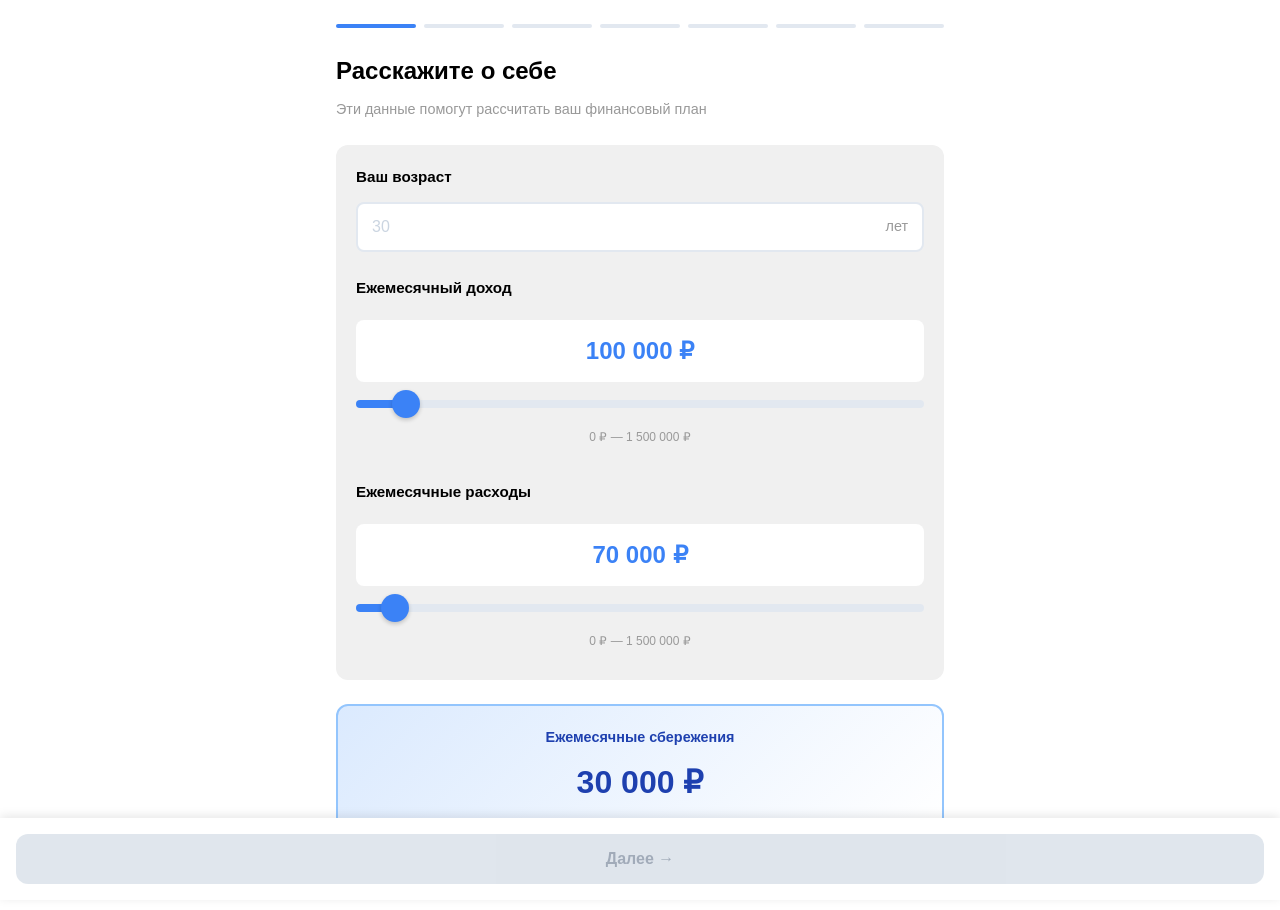
<file: public/FinTest/index.html>
<!DOCTYPE html>
<html lang="ru">
<head>
    <meta charset="UTF-8">
    <meta name="viewport" content="width=device-width, initial-scale=1.0, maximum-scale=1.0, user-scalable=no, viewport-fit=cover">
    <meta name="theme-color" content="#3B82F6">
    <title>Финансовый калькулятор</title>
    <script src="https://telegram.org/js/telegram-web-app.js"></script>
    <style>
        * {
            margin: 0;
            padding: 0;
            box-sizing: border-box;
        }

        :root {
            --tg-theme-bg-color: #ffffff;
            --tg-theme-text-color: #000000;
            --tg-theme-hint-color: #999999;
            --tg-theme-link-color: #3B82F6;
            --tg-theme-button-color: #3B82F6;
            --tg-theme-button-text-color: #ffffff;
            --tg-theme-secondary-bg-color: #f0f0f0;
        }

        body {
            font-family: -apple-system, BlinkMacSystemFont, 'Segoe UI', Roboto, 'Helvetica Neue', Arial, sans-serif;
            background: var(--tg-theme-bg-color);
            color: var(--tg-theme-text-color);
            line-height: 1.6;
            -webkit-font-smoothing: antialiased;
            overscroll-behavior: none;
            overflow-x: hidden;
            touch-action: pan-y;
        }

        .container {
            max-width: 640px;
            margin: 0 auto;
            padding: 1rem;
            padding-bottom: calc(5rem + env(safe-area-inset-bottom));
        }

        /* Progress Bar */
        .progress-bar {
            display: flex;
            align-items: center;
            gap: 0.5rem;
            margin-bottom: 1rem;
            padding: 0.5rem 0;
        }

        .progress-step {
            flex: 1;
            height: 4px;
            background: #e2e8f0;
            border-radius: 2px;
            position: relative;
            overflow: hidden;
        }

        .progress-step.active,
        .progress-step.completed {
            background: var(--tg-theme-button-color);
        }

        .progress-step-label {
            position: absolute;
            top: -1.5rem;
            left: 0;
            font-size: 0.7rem;
            color: var(--tg-theme-hint-color);
            white-space: nowrap;
        }

        .progress-step.active .progress-step-label {
            color: var(--tg-theme-button-color);
            font-weight: 600;
        }

        /* Steps */
        .step {
            display: none;
        }

        .step.active {
            display: block;
            animation: fadeIn 0.3s ease;
        }

        @keyframes fadeIn {
            from {
                opacity: 0;
                transform: translateX(20px);
            }
            to {
                opacity: 1;
                transform: translateX(0);
            }
        }

        .step-title {
            font-size: 1.5rem;
            font-weight: 700;
            margin-bottom: 0.5rem;
            color: var(--tg-theme-text-color);
        }

        .step-description {
            font-size: 0.9rem;
            color: var(--tg-theme-hint-color);
            margin-bottom: 1.5rem;
        }

        .card {
            background: var(--tg-theme-secondary-bg-color);
            border-radius: 12px;
            padding: 1.25rem;
            margin-bottom: 1rem;
        }

        .form-group {
            margin-bottom: 1.5rem;
        }

        .form-group:last-child {
            margin-bottom: 0;
        }

        .form-label {
            display: block;
            font-size: 0.95rem;
            font-weight: 600;
            color: var(--tg-theme-text-color);
            margin-bottom: 0.75rem;
        }

        .form-input {
            width: 100%;
            padding: 0.875rem;
            font-size: 1rem;
            border: 2px solid #e2e8f0;
            border-radius: 8px;
            background: white;
            color: var(--tg-theme-text-color);
            transition: all 0.2s ease;
        }

        .form-input:focus {
            outline: none;
            border-color: var(--tg-theme-button-color);
            box-shadow: 0 0 0 3px rgba(59, 130, 246, 0.1);
        }

        .form-input::placeholder {
            color: #cbd5e1;
            opacity: 1;
        }

        .input-suffix {
            position: absolute;
            right: 1rem;
            top: 50%;
            transform: translateY(-50%);
            color: var(--tg-theme-hint-color);
            font-size: 0.9rem;
            pointer-events: none;
        }

        .input-group {
            position: relative;
        }

        /* Slider Styles */
        .slider-container {
            padding: 0.5rem 0;
            touch-action: none;
        }

        .slider {
            -webkit-appearance: none;
            appearance: none;
            width: 100%;
            height: 8px;
            border-radius: 4px;
            background: #e2e8f0;
            outline: none;
            margin-bottom: 1rem;
            touch-action: none;
        }

        .slider::-webkit-slider-thumb {
            -webkit-appearance: none;
            appearance: none;
            width: 28px;
            height: 28px;
            border-radius: 50%;
            background: var(--tg-theme-button-color);
            cursor: pointer;
            box-shadow: 0 2px 4px rgba(0, 0, 0, 0.2);
            transition: transform 0.2s ease;
        }

        .slider::-webkit-slider-thumb:active {
            transform: scale(1.2);
        }

        .slider::-moz-range-thumb {
            width: 28px;
            height: 28px;
            border-radius: 50%;
            background: var(--tg-theme-button-color);
            cursor: pointer;
            box-shadow: 0 2px 4px rgba(0, 0, 0, 0.2);
            border: none;
            transition: transform 0.2s ease;
        }

        .slider::-moz-range-thumb:active {
            transform: scale(1.2);
        }

        .slider-value {
            text-align: center;
            font-size: 1.5rem;
            font-weight: 700;
            color: var(--tg-theme-button-color);
            padding: 0.75rem;
            background: white;
            border-radius: 8px;
            margin-bottom: 0.5rem;
        }

        .slider-hint {
            text-align: center;
            font-size: 0.75rem;
            color: var(--tg-theme-hint-color);
            margin-top: 0.25rem;
        }

        /* Savings Display */
        .savings-card {
            background: linear-gradient(135deg, #DBEAFE 0%, white 100%);
            border: 2px solid #93C5FD;
            border-radius: 12px;
            padding: 1.25rem;
            margin-top: 1.5rem;
        }

        .savings-label {
            font-size: 0.9rem;
            font-weight: 600;
            color: #1e40af;
            margin-bottom: 0.5rem;
            text-align: center;
        }

        .savings-value {
            font-size: 2rem;
            font-weight: 700;
            color: #1e40af;
            text-align: center;
        }

        .savings-value.negative {
            color: #dc2626;
        }

        /* Asset Categories */
        .asset-categories {
            display: grid;
            grid-template-columns: 1fr 1fr;
            gap: 0.75rem;
        }

        .asset-category {
            background: white;
            border: 2px solid #e2e8f0;
            border-radius: 12px;
            padding: 1rem;
            cursor: pointer;
            transition: all 0.2s ease;
            text-align: center;
        }

        .asset-category:active {
            transform: scale(0.98);
        }

        .asset-category.selected {
            border-color: var(--tg-theme-button-color);
            background: #eff6ff;
        }

        .asset-icon {
            font-size: 2rem;
            margin-bottom: 0.5rem;
        }

        .asset-category-name {
            font-size: 0.9rem;
            font-weight: 600;
            color: var(--tg-theme-text-color);
        }

        /* Asset List */
        .asset-list {
            margin-top: 1rem;
        }

        .asset-item {
            background: white;
            border: 2px solid #e2e8f0;
            border-radius: 12px;
            padding: 1rem;
            margin-bottom: 0.75rem;
            display: flex;
            align-items: center;
            justify-content: space-between;
        }

        .asset-item-info {
            display: flex;
            align-items: center;
            gap: 0.75rem;
            flex: 1;
        }

        .asset-item-icon {
            font-size: 1.5rem;
        }

        .asset-item-details {
            flex: 1;
        }

        .asset-item-name {
            font-size: 0.9rem;
            font-weight: 600;
            color: var(--tg-theme-text-color);
        }

        .asset-item-category {
            font-size: 0.75rem;
            color: var(--tg-theme-hint-color);
        }

        .asset-item-amount {
            font-size: 1.1rem;
            font-weight: 700;
            color: var(--tg-theme-button-color);
            margin-right: 0.5rem;
        }

        .btn-delete {
            background: transparent;
            border: none;
            color: #dc2626;
            font-size: 1.5rem;
            padding: 0.25rem;
            cursor: pointer;
            opacity: 0.6;
            transition: opacity 0.2s;
        }

        .btn-delete:active {
            opacity: 1;
        }

        .empty-state {
            text-align: center;
            padding: 2rem 1rem;
            color: var(--tg-theme-hint-color);
        }

        .empty-icon {
            font-size: 3rem;
            margin-bottom: 0.5rem;
            opacity: 0.5;
        }

        .total-card {
            background: linear-gradient(135deg, #D1FAE5 0%, white 100%);
            border: 2px solid #6EE7B7;
            border-radius: 12px;
            padding: 1.25rem;
            margin-top: 1rem;
        }

        .total-label {
            font-size: 0.9rem;
            font-weight: 600;
            color: #065f46;
            margin-bottom: 0.5rem;
            text-align: center;
        }

        .total-value {
            font-size: 2rem;
            font-weight: 700;
            color: #065f46;
            text-align: center;
        }

        /* Buttons */
        .button-group {
            position: fixed;
            bottom: 0;
            left: 0;
            right: 0;
            background: var(--tg-theme-bg-color);
            padding: 1rem;
            padding-bottom: calc(1rem + env(safe-area-inset-bottom));
            box-shadow: 0 -2px 10px rgba(0, 0, 0, 0.1);
            display: flex;
            gap: 0.75rem;
        }

        .btn {
            flex: 1;
            padding: 1rem;
            font-size: 1rem;
            font-weight: 600;
            border: none;
            border-radius: 12px;
            cursor: pointer;
            transition: all 0.2s ease;
            min-height: 48px;
        }

        .btn:active {
            transform: scale(0.98);
        }

        .btn-primary {
            background: var(--tg-theme-button-color);
            color: var(--tg-theme-button-text-color);
        }

        .btn-primary:disabled {
            background: #cbd5e1;
            color: #64748b;
            cursor: not-allowed;
            opacity: 0.6;
        }

        .btn-secondary {
            background: var(--tg-theme-secondary-bg-color);
            color: var(--tg-theme-text-color);
            border: 2px solid #e2e8f0;
        }

        .btn-add {
            width: 100%;
            background: white;
            color: var(--tg-theme-button-color);
            border: 2px dashed var(--tg-theme-button-color);
            margin-top: 0.5rem;
        }

        /* Hidden */
        .hidden {
            display: none !important;
        }

        /* Utility */
        .mt-2 {
            margin-top: 1rem;
        }

        /* Risk Profiles */
        .risk-profiles {
            display: flex;
            flex-direction: column;
            gap: 0.75rem;
        }

        .risk-profile {
            background: white;
            border: 2px solid #e2e8f0;
            border-radius: 12px;
            padding: 1rem;
            cursor: pointer;
            transition: all 0.2s ease;
            display: flex;
            align-items: center;
            gap: 1rem;
        }

        .risk-profile:active {
            transform: scale(0.98);
        }

        .risk-profile.selected {
            border-color: var(--tg-theme-button-color);
            background: #eff6ff;
        }

        .risk-profile-icon {
            font-size: 2rem;
            flex-shrink: 0;
        }

        .risk-profile-content {
            flex: 1;
        }

        .risk-profile-name {
            font-size: 0.95rem;
            font-weight: 600;
            color: var(--tg-theme-text-color);
            margin-bottom: 0.25rem;
        }

        .risk-profile-desc {
            font-size: 0.8rem;
            color: var(--tg-theme-hint-color);
        }

        /* Risk Profile Info Block */
        .risk-profile-info {
            background: #f8fafc;
            border-radius: 12px;
            padding: 1.25rem;
            border: 1px solid #e2e8f0;
        }

        .risk-profile-info-title {
            font-size: 0.95rem;
            font-weight: 600;
            color: var(--tg-theme-text-color);
            margin-bottom: 1rem;
        }

        .risk-profile-section {
            margin-bottom: 1.25rem;
        }

        .risk-profile-section:last-of-type {
            margin-bottom: 0;
        }

        .risk-profile-section-title {
            font-size: 0.85rem;
            font-weight: 600;
            color: var(--tg-theme-text-color);
            margin-bottom: 0.75rem;
        }

        .asset-allocation-grid {
            display: grid;
            grid-template-columns: 1fr;
            gap: 0.75rem;
        }

        .allocation-item {
            display: flex;
            align-items: center;
            justify-content: space-between;
            font-size: 0.85rem;
        }

        .allocation-details {
            flex: 1;
            display: flex;
            align-items: center;
            justify-content: space-between;
        }

        .allocation-name {
            color: var(--tg-theme-text-color);
            font-weight: 500;
        }

        .allocation-value {
            color: var(--tg-theme-button-color);
            font-weight: 600;
        }

        .returns-grid {
            display: flex;
            flex-direction: column;
            gap: 0.5rem;
        }

        .return-item {
            display: flex;
            justify-content: space-between;
            align-items: center;
            font-size: 0.85rem;
        }

        .return-name {
            color: var(--tg-theme-text-color);
        }

        .return-value {
            font-weight: 600;
            color: var(--tg-theme-button-color);
        }

        .disclaimer {
            background: #fff3cd;
            border: 1px solid #ffc107;
            border-radius: 8px;
            padding: 0.75rem;
            margin-top: 1rem;
            font-size: 0.8rem;
            color: #856404;
            line-height: 1.4;
        }

        /* Chart Legend */
        .chart-legend {
            display: flex;
            justify-content: center;
            gap: 1rem;
            margin-bottom: 1rem;
            flex-wrap: wrap;
        }

        .legend-item {
            display: flex;
            align-items: center;
            gap: 0.5rem;
        }

        .legend-color {
            width: 16px;
            height: 16px;
            border-radius: 3px;
        }

        .legend-label {
            font-size: 0.85rem;
            color: var(--tg-theme-text-color);
        }

        /* Chart */
        .chart-container {
            width: 100%;
            height: 250px;
            margin-bottom: 1.5rem;
            position: relative;
        }

        .chart-container svg {
            width: 100%;
            height: 100%;
        }

        /* Toggle */
        .inflation-toggle {
            display: flex;
            justify-content: center;
            margin-top: 1rem;
        }

        .toggle-label {
            display: flex;
            align-items: center;
            gap: 0.75rem;
            cursor: pointer;
        }

        .toggle-input {
            display: none;
        }

        .toggle-slider {
            width: 44px;
            height: 24px;
            background: #e2e8f0;
            border-radius: 12px;
            position: relative;
            transition: background 0.3s;
        }

        .toggle-slider::after {
            content: '';
            position: absolute;
            width: 20px;
            height: 20px;
            background: white;
            border-radius: 50%;
            top: 2px;
            left: 2px;
            transition: transform 0.3s;
        }

        .toggle-input:checked + .toggle-slider {
            background: var(--tg-theme-button-color);
        }

        .toggle-input:checked + .toggle-slider::after {
            transform: translateX(20px);
        }

        .toggle-text {
            font-size: 0.9rem;
            color: var(--tg-theme-text-color);
        }

        /* Table */
        .table-container {
            overflow-x: auto;
        }

        .projection-table {
            width: 100%;
            border-collapse: collapse;
            font-size: 0.85rem;
        }

        .projection-table th {
            background: #f8fafc;
            padding: 0.75rem 0.5rem;
            text-align: left;
            font-weight: 600;
            border-bottom: 2px solid #e2e8f0;
            white-space: nowrap;
        }

        .projection-table td {
            padding: 0.75rem 0.5rem;
            border-bottom: 1px solid #e2e8f0;
        }

        .projection-table tr:last-child td {
            border-bottom: none;
        }

        .projection-table .year-col {
            font-weight: 600;
        }

        .projection-table .pessimistic-col {
            color: #ef4444;
        }

        .projection-table .base-col {
            color: #3b82f6;
        }

        .projection-table .optimistic-col {
            color: #10b981;
        }

        /* Info Button */
        .btn-info {
            padding: 0.5rem 0.75rem;
            font-size: 0.8rem;
            font-weight: 600;
            background: white;
            color: var(--tg-theme-button-color);
            border: 2px solid var(--tg-theme-button-color);
            border-radius: 8px;
            cursor: pointer;
            transition: all 0.2s ease;
            white-space: nowrap;
        }

        .btn-info:active {
            transform: scale(0.95);
        }

        /* Modal */
        .modal {
            display: none;
            position: fixed;
            top: 0;
            left: 0;
            right: 0;
            bottom: 0;
            background: rgba(0, 0, 0, 0.5);
            z-index: 1000;
            align-items: center;
            justify-content: center;
            padding: 1rem;
        }

        .modal.active {
            display: flex;
        }

        .modal-content {
            background: var(--tg-theme-bg-color);
            border-radius: 12px;
            width: 100%;
            max-width: 500px;
            max-height: 80vh;
            overflow-y: auto;
            animation: modalSlideIn 0.3s ease;
        }

        @keyframes modalSlideIn {
            from {
                opacity: 0;
                transform: translateY(20px);
            }
            to {
                opacity: 1;
                transform: translateY(0);
            }
        }

        .modal-header {
            display: flex;
            align-items: center;
            justify-content: space-between;
            padding: 1.25rem;
            border-bottom: 1px solid #e2e8f0;
        }

        .modal-header h3 {
            font-size: 1.1rem;
            font-weight: 700;
            margin: 0;
        }

        .modal-close {
            background: none;
            border: none;
            font-size: 1.5rem;
            color: var(--tg-theme-hint-color);
            cursor: pointer;
            padding: 0;
            width: 32px;
            height: 32px;
            display: flex;
            align-items: center;
            justify-content: center;
        }

        .modal-body {
            padding: 1.25rem;
        }

        .scenario-info-item {
            margin-bottom: 1.5rem;
        }

        .scenario-info-item:last-child {
            margin-bottom: 0;
        }

        .scenario-info-title {
            font-weight: 600;
            margin-bottom: 0.75rem;
            display: flex;
            align-items: center;
            gap: 0.5rem;
        }

        .scenario-info-table {
            width: 100%;
            font-size: 0.85rem;
        }

        .scenario-info-table td {
            padding: 0.5rem 0;
            border-bottom: 1px solid #f0f0f0;
        }

        .scenario-info-table td:first-child {
            color: var(--tg-theme-hint-color);
        }

        .scenario-info-table td:last-child {
            text-align: right;
            font-weight: 600;
        }

        /* Step 6: Regular Investments Styles */
        .profile-summary-card {
            background: linear-gradient(135deg, #EDE9FE 0%, white 100%);
            border: 2px solid #C4B5FD;
            margin-bottom: 1rem;
        }

        .profile-summary-header {
            font-size: 1rem;
            font-weight: 600;
            color: #5B21B6;
            margin-bottom: 1rem;
            text-align: center;
        }

        .profile-summary-content {
            display: flex;
            flex-direction: column;
            gap: 0.75rem;
            margin-bottom: 1rem;
        }

        .profile-summary-item {
            display: flex;
            justify-content: space-between;
            align-items: center;
        }

        .profile-summary-label {
            font-size: 0.9rem;
            color: #6B21A8;
        }

        .profile-summary-value {
            font-size: 1rem;
            font-weight: 600;
            color: #5B21B6;
        }

        .profile-summary-hint {
            font-size: 0.85rem;
            color: #7C3AED;
            text-align: center;
            padding-top: 0.75rem;
            border-top: 1px solid #DDD6FE;
        }

        .allocation-recommended {
            font-size: 0.75rem;
            color: var(--tg-theme-hint-color);
            margin-top: 0.25rem;
            text-align: center;
        }

        .allocation-warning {
            font-size: 0.75rem;
            color: #EF4444;
            margin-top: 0.25rem;
            text-align: center;
            padding: 0.5rem;
            background: #FEE2E2;
            border-radius: 6px;
        }

        .allocation-item-disabled {
            opacity: 0.5;
        }

        .allocation-item-disabled .allocation-slider {
            cursor: not-allowed;
            background: #cbd5e1 !important;
        }

        .allocation-disabled-hint {
            font-size: 0.75rem;
            color: var(--tg-theme-hint-color);
            margin-top: 0.5rem;
            text-align: center;
            font-style: italic;
        }

        .allocation-returns {
            margin-top: 0.75rem;
            padding: 0.75rem;
            background: #F9FAFB;
            border-radius: 8px;
            font-size: 0.7rem;
        }

        .allocation-returns-title {
            font-weight: 600;
            color: var(--tg-theme-hint-color);
            margin-bottom: 0.5rem;
            text-align: center;
        }

        .allocation-return-row {
            display: flex;
            justify-content: space-between;
            align-items: center;
            padding: 0.25rem 0;
        }

        .allocation-return-scenario {
            font-weight: 600;
        }

        .allocation-return-scenario.pessimistic {
            color: #EF4444;
        }

        .allocation-return-scenario.base {
            color: #3B82F6;
        }

        .allocation-return-scenario.optimistic {
            color: #10B981;
        }

        .allocation-return-formula {
            color: var(--tg-theme-hint-color);
            font-size: 0.65rem;
        }

        .savings-reminder {
            background: linear-gradient(135deg, #FEF3C7 0%, white 100%);
            border: 2px solid #FCD34D;
            border-radius: 12px;
            padding: 1.25rem;
            display: flex;
            align-items: center;
            gap: 1rem;
        }

        .savings-reminder-icon {
            font-size: 2.5rem;
        }

        .savings-reminder-content {
            flex: 1;
        }

        .savings-reminder-label {
            font-size: 0.85rem;
            color: #92400E;
            margin-bottom: 0.25rem;
        }

        .savings-reminder-value {
            font-size: 1.5rem;
            font-weight: 700;
            color: #92400E;
        }

        .investment-amount-card {
            background: linear-gradient(135deg, #E0E7FF 0%, white 100%);
            border: 2px solid #A5B4FC;
            border-radius: 12px;
            padding: 1.25rem;
            margin-top: 1rem;
            text-align: center;
        }

        .investment-amount-label {
            font-size: 0.85rem;
            color: #3730A3;
            margin-bottom: 0.5rem;
        }

        .investment-amount-value {
            font-size: 2rem;
            font-weight: 700;
            color: #3730A3;
        }

        .investment-amount-hint {
            font-size: 0.75rem;
            color: #6366F1;
            margin-top: 0.5rem;
        }

        .asset-allocation {
            background: white;
            border: 2px solid #e2e8f0;
            border-radius: 12px;
            padding: 1rem;
        }

        .allocation-item {
            margin-bottom: 1.25rem;
        }

        .allocation-item:last-of-type {
            margin-bottom: 1rem;
        }

        .allocation-header {
            display: flex;
            align-items: center;
            gap: 0.5rem;
            margin-bottom: 0.5rem;
        }

        .allocation-icon {
            font-size: 1.25rem;
        }

        .allocation-name {
            font-size: 0.9rem;
            font-weight: 600;
            color: var(--tg-theme-text-color);
            flex: 1;
        }

        .allocation-toggle-btn {
            background: none;
            border: none;
            font-size: 0.7rem;
            color: var(--tg-theme-link-color);
            cursor: pointer;
            padding: 0.25rem 0.5rem;
            display: flex;
            align-items: center;
            gap: 0.25rem;
            transition: opacity 0.2s;
        }

        .allocation-toggle-btn:active {
            opacity: 0.6;
        }

        .allocation-toggle-icon {
            font-size: 0.9rem;
            transition: transform 0.3s;
        }

        .allocation-toggle-icon.expanded {
            transform: rotate(180deg);
        }

        .allocation-slider-container {
            display: flex;
            align-items: center;
            gap: 0.75rem;
        }

        .allocation-slider {
            flex: 1;
            height: 6px;
            border-radius: 3px;
            background: #e2e8f0;
            outline: none;
            -webkit-appearance: none;
            touch-action: none;
        }

        .allocation-slider::-webkit-slider-thumb {
            -webkit-appearance: none;
            appearance: none;
            width: 20px;
            height: 20px;
            border-radius: 50%;
            background: var(--tg-theme-button-color);
            cursor: pointer;
            box-shadow: 0 2px 4px rgba(0, 0, 0, 0.2);
            transition: transform 0.2s ease;
        }

        .allocation-slider::-webkit-slider-thumb:active {
            transform: scale(1.2);
        }

        .allocation-slider::-moz-range-thumb {
            width: 20px;
            height: 20px;
            border-radius: 50%;
            background: var(--tg-theme-button-color);
            cursor: pointer;
            box-shadow: 0 2px 4px rgba(0, 0, 0, 0.2);
            border: none;
            transition: transform 0.2s ease;
        }

        .allocation-slider::-moz-range-thumb:active {
            transform: scale(1.2);
        }

        .allocation-value {
            min-width: 50px;
            text-align: right;
            font-size: 0.9rem;
            font-weight: 600;
            color: var(--tg-theme-button-color);
        }

        .allocation-total {
            display: flex;
            justify-content: space-between;
            align-items: center;
            padding: 1rem 0 0.5rem;
            border-top: 2px solid #e2e8f0;
            font-size: 1.1rem;
            font-weight: 700;
        }

        .allocation-total-value {
            color: var(--tg-theme-button-color);
        }

        .allocation-total-value.valid {
            color: #10b981;
        }

        .allocation-total-value.invalid {
            color: #ef4444;
        }

        .allocation-hint {
            text-align: center;
            font-size: 0.75rem;
            color: var(--tg-theme-hint-color);
            margin-top: 0.5rem;
        }

        .allocation-hint.error {
            color: #ef4444;
        }

        .allocation-hint.success {
            color: #10b981;
        }

        /* Step 7: Comparison Results Styles */
        .benefit-summary-card {
            background: linear-gradient(135deg, #D1FAE5 0%, white 100%);
            border: 2px solid #10B981;
            padding: 1.5rem;
            border-radius: 12px;
            text-align: center;
            margin-bottom: 1.5rem;
        }

        /* Reduce spacing in Step 7 */
        #step-7 {
            margin-top: -0.5rem;  /* Pull closer to progress bar */
        }

        #step-7 .step-title {
            margin-bottom: 0.25rem;
        }

        #step-7 .step-description {
            margin-bottom: 1rem;
        }

        .benefit-title {
            font-size: 1rem;
            font-weight: 600;
            color: #059669;
            margin-bottom: 0.75rem;
        }

        .benefit-amount {
            font-size: 1.1rem;
            font-weight: 700;
            color: #047857;
            margin: 0.5rem 0;
            line-height: 1.6;
        }

        .benefit-amount span {
            font-size: 1.25rem;
            color: #065F46;
        }

        .benefit-hint {
            font-size: 0.85rem;
            color: #059669;
            margin-top: 0.5rem;
        }

        .comparison-section {
            margin-bottom: 1.5rem;
        }

        .comparison-title {
            font-size: 0.95rem;
            font-weight: 600;
            margin-bottom: 0.5rem;
            color: var(--tg-theme-text-color);
        }

        .comparison-description {
            font-size: 0.8rem;
            color: var(--tg-theme-hint-color);
            margin-bottom: 0.75rem;
        }

        .breakdown-legend {
            display: flex;
            flex-wrap: wrap;
            gap: 0.75rem;
            margin-bottom: 1rem;
            justify-content: center;
        }

        /* Scenario Switcher */
        .scenario-switcher {
            display: flex;
            gap: 0.5rem;
            margin-bottom: 1rem;
            justify-content: center;
            flex-wrap: wrap;
        }

        .scenario-btn,
        .scenario-btn-breakdown {
            padding: 0.5rem 1rem;
            border: 2px solid #e2e8f0;
            border-radius: 8px;
            background: white;
            color: var(--tg-theme-text-color);
            font-size: 0.85rem;
            font-weight: 600;
            cursor: pointer;
            transition: all 0.2s;
        }

        .scenario-btn:active,
        .scenario-btn-breakdown:active {
            transform: scale(0.95);
        }

        .scenario-btn.active,
        .scenario-btn-breakdown.active {
            background: var(--tg-theme-button-color);
            color: var(--tg-theme-button-text-color);
            border-color: var(--tg-theme-button-color);
        }

        /* Combined Legend with line styles */
        .combined-legend {
            display: flex;
            flex-wrap: wrap;
            gap: 1rem;
            margin-bottom: 1rem;
            justify-content: center;
        }

        .legend-line {
            width: 30px;
            height: 3px;
            background: currentColor;
        }

        .legend-line.solid {
            background: var(--tg-theme-button-color);
        }

        .legend-line.dashed {
            background: repeating-linear-gradient(
                to right,
                var(--tg-theme-hint-color) 0,
                var(--tg-theme-hint-color) 5px,
                transparent 5px,
                transparent 10px
            );
            height: 2px;
            margin-top: 0.5px;
        }

        /* Asset type table */
        .table-container {
            overflow-x: auto;
            -webkit-overflow-scrolling: touch;
        }

        .asset-type-table {
            width: 100%;
            border-collapse: collapse;
            font-size: 0.85rem;
        }

        .asset-type-table th {
            background: #f8fafc;
            padding: 0.75rem 0.5rem;
            text-align: right;
            font-weight: 600;
            color: var(--tg-theme-text-color);
            border-bottom: 2px solid #e2e8f0;
        }

        .asset-type-table th:first-child {
            text-align: left;
        }

        .asset-type-table td {
            padding: 0.5rem;
            text-align: right;
            border-top: 1px solid #e2e8f0;
            color: var(--tg-theme-text-color);
        }

        .asset-type-table td:first-child {
            text-align: left;
        }

        .asset-type-table tbody tr:hover {
            background: #f8fafc;
        }

        .asset-type-table th.subheader {
            font-size: 0.75rem;
            font-weight: 500;
            padding: 0.5rem 0.25rem;
            border-bottom: 2px solid #e2e8f0;
        }

        .asset-type-table td.contribution-column {
            font-size: 0.8rem;
            padding: 0.5rem 0.25rem;
            color: #64748b;
        }

        .asset-type-table td.return-column {
            font-size: 0.8rem;
            padding: 0.5rem 0.25rem;
        }

        .return-cell {
            font-weight: 500;
        }

        .return-cell.positive {
            color: #10b981;
        }

        .return-cell.negative {
            color: #ef4444;
        }
    </style>
</head>
<body>
    <div class="container">
        <!-- Progress Bar -->
        <div class="progress-bar">
            <div class="progress-step active" id="progress-1">
                <span class="progress-step-label">1</span>
            </div>
            <div class="progress-step" id="progress-2">
                <span class="progress-step-label">2</span>
            </div>
            <div class="progress-step" id="progress-3">
                <span class="progress-step-label">3</span>
            </div>
            <div class="progress-step" id="progress-4">
                <span class="progress-step-label">4</span>
            </div>
            <div class="progress-step" id="progress-5">
                <span class="progress-step-label">5</span>
            </div>
            <div class="progress-step" id="progress-6">
                <span class="progress-step-label">6</span>
            </div>
            <div class="progress-step" id="progress-7">
                <span class="progress-step-label">7</span>
            </div>
        </div>

        <!-- Step 1: Profile -->
        <div class="step active" id="step-1">
            <h2 class="step-title">Расскажите о себе</h2>
            <p class="step-description">Эти данные помогут рассчитать ваш финансовый план</p>

            <div class="card">
                <div class="form-group">
                    <label class="form-label">Ваш возраст</label>
                    <div class="input-group">
                        <input type="text" class="form-input" id="age" placeholder="30" inputmode="numeric">
                        <span class="input-suffix">лет</span>
                    </div>
                </div>

                <div class="form-group">
                    <label class="form-label">Ежемесячный доход</label>
                    <div class="slider-container">
                        <div class="slider-value" id="incomeValue">100 000 ₽</div>
                        <input type="range" class="slider" id="incomeSlider" min="0" max="1500000" step="5000" value="100000">
                        <div class="slider-hint">0 ₽ — 1 500 000 ₽</div>
                    </div>
                </div>

                <div class="form-group">
                    <label class="form-label">Ежемесячные расходы</label>
                    <div class="slider-container">
                        <div class="slider-value" id="expensesValue">70 000 ₽</div>
                        <input type="range" class="slider" id="expensesSlider" min="0" max="1500000" step="5000" value="70000">
                        <div class="slider-hint">0 ₽ — 1 500 000 ₽</div>
                    </div>
                </div>
            </div>

            <div class="savings-card">
                <div class="savings-label">Ежемесячные сбережения</div>
                <div class="savings-value" id="savingsValue">30 000 ₽</div>
            </div>
        </div>

        <!-- Step 2: Assets -->
        <div class="step" id="step-2">
            <h2 class="step-title">Ваши активы</h2>
            <p class="step-description">Укажите текущие накопления и инвестиции</p>

            <div class="total-card hidden" id="totalCard">
                <div class="total-label">Общая стоимость активов</div>
                <div class="total-value" id="totalValue">0 ₽</div>
            </div>

            <div class="asset-list" id="assetList"></div>

            <div id="addAssetButtonContainer"></div>
        </div>

        <!-- Step 3: Liabilities -->
        <div class="step" id="step-3">
            <h2 class="step-title">Обязательства</h2>
            <p class="step-description">Кредиты, ипотека и другие долговые обязательства</p>

            <div class="card">
                <div class="form-group">
                    <label class="form-label">Название обязательства</label>
                    <input type="text" class="form-input" id="liabilityName" placeholder="Например: Ипотека">
                </div>

                <div class="form-group">
                    <label class="form-label">Остаток долга</label>
                    <div class="input-group">
                        <input type="text" class="form-input" id="liabilityBalance" placeholder="2 000 000" inputmode="numeric">
                        <span class="input-suffix">₽</span>
                    </div>
                </div>

                <div class="form-group">
                    <label class="form-label">Процентная ставка</label>
                    <div class="input-group">
                        <input type="text" class="form-input" id="liabilityRate" placeholder="10" inputmode="decimal">
                        <span class="input-suffix">%</span>
                    </div>
                    <div style="font-size: 0.75rem; color: var(--tg-theme-hint-color); margin-top: 0.5rem;">
                        Введите ставку или платеж - второе посчитается автоматически
                    </div>
                </div>

                <div class="form-group">
                    <label class="form-label">Срок кредита (остаток)</label>
                    <div class="input-group">
                        <input type="text" class="form-input" id="liabilityTerm" placeholder="120" inputmode="numeric">
                        <span class="input-suffix">мес</span>
                    </div>
                </div>

                <div class="form-group">
                    <label class="form-label">Ежемесячный платеж</label>
                    <div class="input-group">
                        <input type="text" class="form-input" id="liabilityPayment" placeholder="0" inputmode="numeric">
                        <span class="input-suffix">₽</span>
                    </div>
                    <div style="font-size: 0.75rem; color: var(--tg-theme-hint-color); margin-top: 0.5rem;">
                        Введите платеж или ставку - второе посчитается автоматически
                    </div>
                </div>

                <button class="btn btn-add" id="btnAddLiability" disabled>
                    + Добавить обязательство
                </button>
            </div>

            <div class="total-card hidden" id="totalLiabilitiesCard" style="background: linear-gradient(135deg, #FEE2E2 0%, white 100%); border-color: #FCA5A5;">
                <div class="total-label" style="color: #991b1b;">Общая сумма долга</div>
                <div class="total-value" id="totalLiabilitiesValue" style="color: #991b1b;">0 ₽</div>
            </div>

            <div class="asset-list" id="liabilitiesList"></div>

            <div class="card mt-2">
                <p style="font-size: 0.85rem; color: var(--tg-theme-hint-color); text-align: center;">
                    Если у вас нет обязательств, можете пропустить этот шаг
                </p>
            </div>
        </div>

        <!-- Step 4: Planning Horizon & Risk Profile -->
        <div class="step" id="step-4">
            <h2 class="step-title">Горизонт планирования</h2>
            <p class="step-description">На какой срок вы планируете инвестировать</p>

            <div class="card">
                <div class="form-group">
                    <label class="form-label">Горизонт инвестирования</label>
                    <div class="slider-container">
                        <div class="slider-value" id="horizonValue">5 лет</div>
                        <input type="range" class="slider" id="horizonSlider" min="3" max="10" step="1" value="5">
                        <div class="slider-hint">3 года — 10 лет</div>
                    </div>
                </div>

                <div class="form-group">
                    <label class="form-label">Риск-профиль</label>
                    <div class="risk-profiles">
                        <div class="risk-profile" data-risk="conservative">
                            <div class="risk-profile-icon">🛡️</div>
                            <div class="risk-profile-content">
                                <div class="risk-profile-name">Консервативный</div>
                                <div class="risk-profile-desc">Сплю спокойно, минимум рисков</div>
                            </div>
                        </div>
                        <div class="risk-profile" data-risk="moderate">
                            <div class="risk-profile-icon">⚖️</div>
                            <div class="risk-profile-content">
                                <div class="risk-profile-name">Умеренный</div>
                                <div class="risk-profile-desc">Баланс риска и доходности</div>
                            </div>
                        </div>
                        <div class="risk-profile" data-risk="aggressive">
                            <div class="risk-profile-icon">🚀</div>
                            <div class="risk-profile-content">
                                <div class="risk-profile-name">Агрессивный</div>
                                <div class="risk-profile-desc">Живу с волатильностью</div>
                            </div>
                        </div>
                    </div>

                    <!-- Risk Profile Info Block -->
                    <div id="riskProfileInfo" class="risk-profile-info hidden" style="margin-top: 1.5rem;">
                        <!-- Content will be rendered here -->
                    </div>
                </div>

                <div class="form-group">
                    <label class="form-label">Ожидаемая инфляция</label>
                    <div class="input-group">
                        <input type="text" class="form-input" id="inflationRate" placeholder="11" inputmode="decimal">
                        <span class="input-suffix">%</span>
                    </div>
                    <div style="font-size: 0.75rem; color: var(--tg-theme-hint-color); margin-top: 0.5rem;">
                        Если не знаете — предлагаем заложить 11%
                    </div>
                </div>
            </div>
        </div>

        <!-- Step 5: Results -->
        <div class="step" id="step-5">
            <div style="display: flex; align-items: center; justify-content: space-between; margin-bottom: 0.5rem;">
                <h2 class="step-title" style="margin-bottom: 0;">Ваш прогноз</h2>
                <button class="btn-info" id="btnScenarioInfo">ℹ️ Что заложено</button>
            </div>
            <p class="step-description">Рост капитала на горизонте <span id="resultsHorizon"></span></p>

            <div class="card">
                <div class="chart-legend">
                    <div class="legend-item">
                        <div class="legend-color" style="background: #ef4444;"></div>
                        <div class="legend-label">Пессимистичный</div>
                    </div>
                    <div class="legend-item">
                        <div class="legend-color" style="background: #3b82f6;"></div>
                        <div class="legend-label">Базовый</div>
                    </div>
                    <div class="legend-item">
                        <div class="legend-color" style="background: #10b981;"></div>
                        <div class="legend-label">Оптимистичный</div>
                    </div>
                </div>

                <div class="chart-container" id="chartContainer">
                    <!-- Chart will be rendered here -->
                </div>

                <div class="inflation-toggle">
                    <label class="toggle-label">
                        <input type="checkbox" id="inflationToggle" class="toggle-input">
                        <span class="toggle-slider"></span>
                        <span class="toggle-text">Учитывать инфляцию</span>
                    </label>
                </div>
            </div>

            <div class="card mt-2">
                <h3 style="font-size: 1rem; font-weight: 600; margin-bottom: 1rem;">Детализация по годам</h3>
                <div class="table-container" id="tableContainer">
                    <!-- Table will be rendered here -->
                </div>
            </div>

            <div class="card mt-2">
                <p style="font-size: 0.85rem; color: var(--tg-theme-hint-color); text-align: center;">
                    📊 Сценарии — модель с упрощениями. Фактические доходности зависят от рынка и продукта.
                </p>
            </div>
        </div>

        <!-- Step 6: Regular Investments -->
        <div class="step" id="step-6">
            <h2 class="step-title">Регулярные инвестиции</h2>
            <p class="step-description">А теперь давайте представим, что вы будете регулярно откладывать разницу между доходами и расходами</p>

            <div class="card profile-summary-card">
                <div class="profile-summary-header">📊 Ваш профиль</div>
                <div class="profile-summary-content">
                    <div class="profile-summary-item">
                        <span class="profile-summary-label">Горизонт:</span>
                        <span class="profile-summary-value" id="profileHorizon">5 лет</span>
                    </div>
                    <div class="profile-summary-item">
                        <span class="profile-summary-label">Риск-профиль:</span>
                        <span class="profile-summary-value" id="profileRisk">⚖️ Умеренный</span>
                    </div>
                </div>
                <div class="profile-summary-hint">
                    На основе этих параметров мы рекомендуем следующее распределение активов:
                </div>
            </div>

            <div class="card">
                <div class="savings-reminder">
                    <div class="savings-reminder-icon">💰</div>
                    <div class="savings-reminder-content">
                        <div class="savings-reminder-label">Ваши ежемесячные сбережения</div>
                        <div class="savings-reminder-value" id="monthlySavingsReminder">0 ₽</div>
                    </div>
                </div>

                <div class="form-group" style="margin-top: 1.5rem;">
                    <label class="form-label">Какую часть сбережений будете инвестировать?</label>
                    <div class="slider-container">
                        <div class="slider-value" id="investmentPercentValue">100%</div>
                        <input type="range" class="slider" id="investmentPercentSlider" min="0" max="100" step="10" value="100">
                        <div class="slider-hint">0% — 100%</div>
                    </div>
                </div>

                <div class="investment-amount-card">
                    <div class="investment-amount-label">Ежемесячные инвестиции</div>
                    <div class="investment-amount-value" id="monthlyInvestmentAmount">0 ₽</div>
                    <div class="investment-amount-hint">= <span id="annualInvestmentAmount">0 ₽</span> в год</div>
                </div>

                <div class="form-group" style="margin-top: 1.5rem;">
                    <label class="form-label">В какие активы будете инвестировать?</label>
                    <div class="asset-allocation">
                        <div class="allocation-item">
                            <div class="allocation-header">
                                <span class="allocation-icon">📈</span>
                                <span class="allocation-name">Фонды акций</span>
                                <button class="allocation-toggle-btn" onclick="toggleAssetReturns('stocks')">
                                    <span class="allocation-toggle-icon" id="stocksToggleIcon">▼</span>
                                    <span>доходность</span>
                                </button>
                            </div>
                            <div class="allocation-slider-container">
                                <input type="range" class="allocation-slider" id="stocksAllocation" min="0" max="100" step="5" value="0">
                                <span class="allocation-value" id="stocksAllocationValue">0%</span>
                            </div>
                            <div class="allocation-recommended" id="stocksRecommended">рекомендовано 0%</div>
                            <div class="allocation-warning hidden" id="stocksWarning"></div>
                            <div class="allocation-returns hidden" id="stocksReturns"></div>
                        </div>

                        <div class="allocation-item">
                            <div class="allocation-header">
                                <span class="allocation-icon">📄</span>
                                <span class="allocation-name">Фонды облигаций</span>
                                <button class="allocation-toggle-btn" onclick="toggleAssetReturns('bonds')">
                                    <span class="allocation-toggle-icon" id="bondsToggleIcon">▼</span>
                                    <span>доходность</span>
                                </button>
                            </div>
                            <div class="allocation-slider-container">
                                <input type="range" class="allocation-slider" id="bondsAllocation" min="0" max="100" step="5" value="0">
                                <span class="allocation-value" id="bondsAllocationValue">0%</span>
                            </div>
                            <div class="allocation-recommended" id="bondsRecommended">рекомендовано 0%</div>
                            <div class="allocation-warning hidden" id="bondsWarning"></div>
                            <div class="allocation-returns hidden" id="bondsReturns"></div>
                        </div>

                        <div class="allocation-item">
                            <div class="allocation-header">
                                <span class="allocation-icon">💰</span>
                                <span class="allocation-name">Депозиты</span>
                                <button class="allocation-toggle-btn" onclick="toggleAssetReturns('cash')">
                                    <span class="allocation-toggle-icon" id="cashToggleIcon">▼</span>
                                    <span>доходность</span>
                                </button>
                            </div>
                            <div class="allocation-slider-container">
                                <input type="range" class="allocation-slider" id="cashAllocation" min="0" max="100" step="5" value="0">
                                <span class="allocation-value" id="cashAllocationValue">0%</span>
                            </div>
                            <div class="allocation-recommended" id="cashRecommended">рекомендовано 0%</div>
                            <div class="allocation-warning hidden" id="cashWarning"></div>
                            <div class="allocation-returns hidden" id="cashReturns"></div>
                        </div>

                        <div class="allocation-item allocation-item-disabled">
                            <div class="allocation-header">
                                <span class="allocation-icon">🏠</span>
                                <span class="allocation-name">Недвижимость</span>
                            </div>
                            <div class="allocation-slider-container">
                                <input type="range" class="allocation-slider" id="realtyAllocation" min="0" max="0" step="5" value="0" disabled>
                                <span class="allocation-value" id="realtyAllocationValue">0%</span>
                            </div>
                            <div class="allocation-disabled-hint">
                                💡 Регулярно и по чуть-чуть инвестировать в недвижимость не выйдет
                            </div>
                        </div>

                        <div class="allocation-total">
                            <span>Итого:</span>
                            <span id="totalAllocation" class="allocation-total-value">0%</span>
                        </div>
                        <div class="allocation-hint" id="allocationHint">Распределите 100% по активам</div>
                    </div>
                </div>
            </div>

            <div class="card mt-2">
                <p style="font-size: 0.85rem; color: var(--tg-theme-hint-color); text-align: center;">
                    💡 Регулярные инвестиции позволяют усреднить цену покупки и снизить влияние волатильности рынка
                </p>
            </div>
        </div>

        <!-- Step 7: Comparison Results -->
        <div class="step" id="step-7">
        <h2 class="step-title">Ваша выгода</h2>
        <p class="step-description">Результаты регулярных инвестиций</p>

        <!-- Benefit Summary Card -->
        <div class="benefit-summary-card">
            <div class="benefit-title">💰 Регулярно инвестируя вы получите</div>
            <div class="benefit-amount">
                От <span id="benefitMin">+0 ₽</span> до <span id="benefitMax">+0 ₽</span>
            </div>
            <div class="benefit-hint">За <span id="benefitHorizon">5</span> лет</div>
        </div>

        <!-- Combined Chart: Scenario Comparison -->
        <div class="comparison-section">
            <h3 class="comparison-title">График 1: Сравнение сценариев</h3>
            <p class="comparison-description">Две линии на одном графике - переключайте сценарии</p>

            <!-- Scenario Switcher -->
            <div class="scenario-switcher">
                <button class="scenario-btn active" data-scenario="base">
                    Базовый
                </button>
                <button class="scenario-btn" data-scenario="pessimistic">
                    Пессимистичный
                </button>
                <button class="scenario-btn" data-scenario="optimistic">
                    Оптимистичный
                </button>
            </div>

            <div class="card">
                <div class="combined-legend">
                    <div class="legend-item">
                        <div class="legend-line solid"></div>
                        <div class="legend-label">С регулярными инвестициями</div>
                    </div>
                    <div class="legend-item">
                        <div class="legend-line dashed"></div>
                        <div class="legend-label">Без регулярных инвестиций</div>
                    </div>
                </div>
                <div class="chart-container" id="chartCombined">
                    <!-- Combined chart will be rendered here -->
                </div>
            </div>
        </div>

        <!-- Breakdown Chart: Capital Composition -->
        <div class="comparison-section">
            <h3 class="comparison-title">График 2: Из чего состоит ваш капитал</h3>
            <p class="comparison-description">Декомпозиция по компонентам - переключайте сценарии</p>

            <!-- Scenario Switcher for Breakdown -->
            <div class="scenario-switcher">
                <button class="scenario-btn-breakdown active" data-scenario="base">
                    Базовый
                </button>
                <button class="scenario-btn-breakdown" data-scenario="pessimistic">
                    Пессимистичный
                </button>
                <button class="scenario-btn-breakdown" data-scenario="optimistic">
                    Оптимистичный
                </button>
            </div>

            <div class="card">
                <div class="breakdown-legend">
                    <div class="legend-item">
                        <div class="legend-color" style="background: #10b981;"></div>
                        <div class="legend-label">Базовые активы</div>
                    </div>
                    <div class="legend-item">
                        <div class="legend-color" style="background: #3b82f6;"></div>
                        <div class="legend-label">Пополнения</div>
                    </div>
                    <div class="legend-item">
                        <div class="legend-color" style="background: #f59e0b;"></div>
                        <div class="legend-label">Доход от инвестиций</div>
                    </div>
                </div>
                <div class="chart-container" id="chartBreakdown">
                    <!-- Stacked bar chart will be rendered here -->
                </div>
            </div>

            <div class="card mt-2">
                <h4 style="font-size: 1rem; font-weight: 600; margin-bottom: 1rem;">Детализация по типам активов</h4>
                <div class="table-container" id="assetTypeTableContainer">
                    <!-- Table will be rendered here -->
                </div>
            </div>
        </div>
        </div>
    </div>

    <!-- Navigation Buttons -->
    <div class="button-group">
        <button class="btn btn-secondary hidden" id="btnPrev">← Назад</button>
        <button class="btn btn-primary" id="btnNext">Далее →</button>
    </div>

    <!-- Scenario Info Modal -->
    <div class="modal" id="scenarioModal">
        <div class="modal-content">
            <div class="modal-header">
                <h3>Что заложено в сценарии</h3>
                <button class="modal-close" id="modalClose">×</button>
            </div>
            <div class="modal-body" id="modalBody">
                <!-- Content will be rendered here -->
            </div>
        </div>
    </div>

    <!-- Add Asset Modal -->
    <div class="modal" id="addAssetModal">
        <div class="modal-content">
            <div class="modal-header">
                <h3>Добавить актив</h3>
                <button class="modal-close" id="addAssetModalClose">×</button>
            </div>
            <div class="modal-body">
                <label class="form-label">Выберите категорию актива</label>
                <div class="asset-categories" id="modalAssetCategories">
                    <div class="asset-category" data-type="stocks">
                        <div class="asset-icon">📈</div>
                        <div class="asset-category-name">Фонды акций</div>
                    </div>
                    <div class="asset-category" data-type="bonds">
                        <div class="asset-icon">📄</div>
                        <div class="asset-category-name">Фонды облигаций</div>
                    </div>
                    <div class="asset-category" data-type="cash">
                        <div class="asset-icon">💰</div>
                        <div class="asset-category-name">Депозиты</div>
                    </div>
                    <div class="asset-category" data-type="realty">
                        <div class="asset-icon">🏠</div>
                        <div class="asset-category-name">Недвижимость</div>
                    </div>
                </div>

                <div class="form-group" style="margin-top: 1.5rem;">
                    <label class="form-label">Сумма</label>
                    <div class="input-group">
                        <input type="text" class="form-input" id="modalAssetAmount" placeholder="100 000" inputmode="numeric">
                        <span class="input-suffix">₽</span>
                    </div>
                </div>

                <div style="display: flex; gap: 0.75rem; margin-top: 1.5rem;">
                    <button class="btn btn-secondary" id="modalCancelBtn" style="flex: 1;">Отмена</button>
                    <button class="btn btn-add" id="modalAddAssetBtn" disabled style="flex: 2;">Добавить актив</button>
                </div>
            </div>
        </div>
    </div>

    <script>
        // Telegram WebApp initialization
        let tg = window.Telegram?.WebApp;
        if (tg) {
            tg.ready();
            tg.expand();

            if (tg.themeParams) {
                document.documentElement.style.setProperty('--tg-theme-bg-color', tg.themeParams.bg_color || '#ffffff');
                document.documentElement.style.setProperty('--tg-theme-text-color', tg.themeParams.text_color || '#000000');
                document.documentElement.style.setProperty('--tg-theme-hint-color', tg.themeParams.hint_color || '#999999');
                document.documentElement.style.setProperty('--tg-theme-link-color', tg.themeParams.link_color || '#3B82F6');
                document.documentElement.style.setProperty('--tg-theme-button-color', tg.themeParams.button_color || '#3B82F6');
                document.documentElement.style.setProperty('--tg-theme-button-text-color', tg.themeParams.button_text_color || '#ffffff');
                document.documentElement.style.setProperty('--tg-theme-secondary-bg-color', tg.themeParams.secondary_bg_color || '#f0f0f0');
            }
        }

        // App State
        const appState = {
            currentStep: 1,
            profile: {
                age: null,
                monthlyIncome: 100000,
                monthlyExpenses: 70000
            },
            assets: [],
            selectedAssetType: null,
            liabilities: [],
            planning: {
                horizon: 5,
                riskProfile: null,
                inflation: 11
            },
            regularInvestments: {
                investmentPercent: 100,
                allocation: {
                    stocks: 0,
                    bonds: 0,
                    cash: 0,
                    realty: 0
                }
            }
        };

        const assetInfo = {
            stocks: { name: 'Фонды акций', icon: '📈' },
            bonds: { name: 'Фонды облигаций', icon: '📄' },
            cash: { name: 'Депозиты', icon: '💰' },
            realty: { name: 'Недвижимость', icon: '🏠' }
        };

        // Recommended allocations based on horizon and risk profile (from PDF, section 4)
        const RECOMMENDED_ALLOCATIONS = {
            '3-4': {
                conservative: { stocks: 0, bonds: 80, cash: 20, realty: 0 },
                moderate: { stocks: 10, bonds: 70, cash: 20, realty: 0 },
                aggressive: { stocks: 70, bonds: 30, cash: 0, realty: 0 }
            },
            '5-9': {
                conservative: { stocks: 10, bonds: 80, cash: 10, realty: 0 },
                moderate: { stocks: 30, bonds: 60, cash: 10, realty: 0 },
                aggressive: { stocks: 80, bonds: 20, cash: 0, realty: 0 }
            },
            '10+': {
                conservative: { stocks: 20, bonds: 70, cash: 10, realty: 0 },
                moderate: { stocks: 40, bonds: 50, cash: 10, realty: 0 },
                aggressive: { stocks: 90, bonds: 10, cash: 0, realty: 0 }
            }
        };

        const riskProfileInfo = {
            conservative: { name: 'Консервативный', icon: '🛡️' },
            moderate: { name: 'Умеренный', icon: '⚖️' },
            aggressive: { name: 'Агрессивный', icon: '🚀' }
        };

        // Expected returns deltas for each asset type and scenario (from PDF)
        const ASSET_RETURN_DELTAS = {
            stocks: {
                pessimistic: -4,
                base: 5,
                optimistic: 10
            },
            bonds: {
                pessimistic: -2,
                base: 1,
                optimistic: 5
            },
            cash: {
                pessimistic: -2,
                base: -1,
                optimistic: 0
            },
            realty: {
                pessimistic: 0,
                base: 1,
                optimistic: 2
            }
        };

        // DOM Elements
        const steps = document.querySelectorAll('.step');
        const progressSteps = document.querySelectorAll('.progress-step');
        const btnNext = document.getElementById('btnNext');
        const btnPrev = document.getElementById('btnPrev');

        // Step 1 elements
        const ageInput = document.getElementById('age');
        const incomeSlider = document.getElementById('incomeSlider');
        const expensesSlider = document.getElementById('expensesSlider');
        const incomeValue = document.getElementById('incomeValue');
        const expensesValue = document.getElementById('expensesValue');
        const savingsValue = document.getElementById('savingsValue');

        // Step 2 elements
        const assetList = document.getElementById('assetList');
        const totalCard = document.getElementById('totalCard');
        const totalValue = document.getElementById('totalValue');

        // Step 3 elements
        const liabilityNameInput = document.getElementById('liabilityName');
        const liabilityBalanceInput = document.getElementById('liabilityBalance');
        const liabilityRateInput = document.getElementById('liabilityRate');
        const liabilityTermInput = document.getElementById('liabilityTerm');
        const liabilityPaymentInput = document.getElementById('liabilityPayment');
        const btnAddLiability = document.getElementById('btnAddLiability');
        const liabilitiesList = document.getElementById('liabilitiesList');
        const totalLiabilitiesCard = document.getElementById('totalLiabilitiesCard');
        const totalLiabilitiesValue = document.getElementById('totalLiabilitiesValue');

        // Step 4 elements
        const horizonSlider = document.getElementById('horizonSlider');
        const horizonValue = document.getElementById('horizonValue');
        const riskProfiles = document.querySelectorAll('.risk-profile');
        const inflationRateInput = document.getElementById('inflationRate');

        // Step 5 elements
        const chartContainer = document.getElementById('chartContainer');
        const tableContainer = document.getElementById('tableContainer');
        const inflationToggle = document.getElementById('inflationToggle');
        const resultsHorizon = document.getElementById('resultsHorizon');
        const btnScenarioInfo = document.getElementById('btnScenarioInfo');
        const scenarioModal = document.getElementById('scenarioModal');
        const modalClose = document.getElementById('modalClose');
        const modalBody = document.getElementById('modalBody');

        // Step 6 elements
        const profileHorizon = document.getElementById('profileHorizon');
        const profileRisk = document.getElementById('profileRisk');
        const monthlySavingsReminder = document.getElementById('monthlySavingsReminder');
        const investmentPercentSlider = document.getElementById('investmentPercentSlider');
        const investmentPercentValue = document.getElementById('investmentPercentValue');
        const monthlyInvestmentAmount = document.getElementById('monthlyInvestmentAmount');
        const annualInvestmentAmount = document.getElementById('annualInvestmentAmount');
        const stocksAllocation = document.getElementById('stocksAllocation');
        const bondsAllocation = document.getElementById('bondsAllocation');
        const cashAllocation = document.getElementById('cashAllocation');
        const realtyAllocation = document.getElementById('realtyAllocation');
        const stocksAllocationValue = document.getElementById('stocksAllocationValue');
        const bondsAllocationValue = document.getElementById('bondsAllocationValue');
        const cashAllocationValue = document.getElementById('cashAllocationValue');
        const realtyAllocationValue = document.getElementById('realtyAllocationValue');
        const stocksRecommended = document.getElementById('stocksRecommended');
        const bondsRecommended = document.getElementById('bondsRecommended');
        const cashRecommended = document.getElementById('cashRecommended');
        const stocksWarning = document.getElementById('stocksWarning');
        const bondsWarning = document.getElementById('bondsWarning');
        const cashWarning = document.getElementById('cashWarning');
        const totalAllocation = document.getElementById('totalAllocation');
        const allocationHint = document.getElementById('allocationHint');

        // Step 7 elements
        const benefitMin = document.getElementById('benefitMin');
        const benefitMax = document.getElementById('benefitMax');
        const benefitHorizon = document.getElementById('benefitHorizon');
        const chartWithout = document.getElementById('chartWithout');
        const chartWith = document.getElementById('chartWith');
        const chartBreakdown = document.getElementById('chartBreakdown');
        const chartCombined = document.getElementById('chartCombined');
        const scenarioBtns = document.querySelectorAll('.scenario-btn');
        const scenarioBtnsBreakdown = document.querySelectorAll('.scenario-btn-breakdown');

        // Format currency
        function formatCurrency(value) {
            return new Intl.NumberFormat('ru-RU', {
                style: 'currency',
                currency: 'RUB',
                maximumFractionDigits: 0
            }).format(value);
        }

        // Format number with spaces
        function formatNumberWithSpaces(value) {
            return value.toString().replace(/\B(?=(\d{3})+(?!\d))/g, ' ');
        }

        // Parse number with spaces
        function parseNumberWithSpaces(value) {
            return value.replace(/\s/g, '');
        }

        // Format input as user types
        function formatInputOnType(input, allowDecimals = false) {
            let cursorPosition = input.selectionStart;
            let oldValue = input.value;
            let cleanValue = parseNumberWithSpaces(oldValue);

            // Only format if it's a valid number
            if (cleanValue && /^\d+\.?\d*$/.test(cleanValue)) {
                let formatted;
                if (allowDecimals && cleanValue.includes('.')) {
                    const parts = cleanValue.split('.');
                    formatted = formatNumberWithSpaces(parts[0]) + '.' + parts[1];
                } else {
                    formatted = formatNumberWithSpaces(cleanValue);
                }

                // Calculate new cursor position
                const spacesBefore = (oldValue.substring(0, cursorPosition).match(/\s/g) || []).length;
                const spacesAfter = (formatted.substring(0, cursorPosition).match(/\s/g) || []).length;
                const newPosition = cursorPosition + (spacesAfter - spacesBefore);

                input.value = formatted;
                input.setSelectionRange(newPosition, newPosition);
            }
        }

        // Update slider background
        function updateSliderBackground(slider) {
            const value = slider.value;
            const min = slider.min || 0;
            const max = slider.max || 100;
            const percentage = ((value - min) / (max - min)) * 100;
            slider.style.background = `linear-gradient(to right, var(--tg-theme-button-color) 0%, var(--tg-theme-button-color) ${percentage}%, #e2e8f0 ${percentage}%, #e2e8f0 100%)`;
        }

        // Update savings display
        function updateSavings() {
            const savings = appState.profile.monthlyIncome - appState.profile.monthlyExpenses;
            savingsValue.textContent = formatCurrency(savings);
            savingsValue.className = 'savings-value';
            if (savings < 0) {
                savingsValue.classList.add('negative');
            }

            // Update button state if on step 1
            if (appState.currentStep === 1) {
                btnNext.disabled = !validateStep1();
            }
        }

        // Validate Step 1
        function validateStep1() {
            const age = parseInt(parseNumberWithSpaces(ageInput.value));
            const isValid = age && age >= 18 && age <= 100 &&
                          appState.profile.monthlyExpenses <= appState.profile.monthlyIncome;

            if (isValid) {
                appState.profile.age = age;
            }

            return isValid;
        }

        // Validate Step 2
        function validateStep2() {
            return true; // Assets are optional
        }

        // Validate Step 3
        function validateStep3() {
            return true; // Liabilities are optional
        }

        // Validate Step 4
        function validateStep4() {
            const inflation = parseFloat(parseNumberWithSpaces(inflationRateInput.value));
            return appState.planning.riskProfile && inflation > 0;
        }

        // Validate Step 5
        function validateStep5() {
            return true; // Results page, always valid
        }

        // Validate Step 6
        function validateStep6() {
            const total = appState.regularInvestments.allocation.stocks +
                         appState.regularInvestments.allocation.bonds +
                         appState.regularInvestments.allocation.cash +
                         appState.regularInvestments.allocation.realty;
            return total === 100;
        }

        // Update horizon display
        function updateHorizon() {
            const years = parseInt(horizonSlider.value);
            appState.planning.horizon = years;

            let yearText = 'лет';
            if (years === 1) yearText = 'год';
            else if (years >= 2 && years <= 4) yearText = 'года';

            horizonValue.textContent = `${years} ${yearText}`;
        }

        // Returns for different scenarios (delta to inflation from PDF)
        const scenarioReturns = {
            pessimistic: { stocks: -4, bonds: -2, cash: -2 },
            base: { stocks: 5, bonds: 1, cash: -1 },
            optimistic: { stocks: 10, bonds: 5, cash: 0 }
        };

        // Helper: Calculate weighted return based on actual assets
        function calculateWeightedReturn(scenario, assets) {
            const totalAssets = assets.reduce((sum, a) => sum + a.amount, 0);
            if (totalAssets === 0) return 0;

            let weightedDelta = 0;
            assets.forEach(asset => {
                const weight = asset.amount / totalAssets;
                const assetType = asset.type; // 'stocks', 'bonds', 'cash', 'realty'
                const delta = ASSET_RETURN_DELTAS[assetType][scenario] || 0;
                weightedDelta += weight * delta;
            });

            return weightedDelta / 100;
        }

        // Calculate portfolio projection
        function calculateProjection(scenario) {
            const horizon = appState.planning.horizon;
            const inflation = appState.planning.inflation / 100;

            // Calculate initial capital from assets
            const totalAssets = appState.assets.reduce((sum, a) => sum + a.amount, 0);

            // Calculate weighted return based on actual assets
            const annualReturn = inflation + calculateWeightedReturn(scenario, appState.assets);

            const projectionData = [];
            let capital = totalAssets;

            for (let year = 0; year <= horizon; year++) {
                projectionData.push({
                    year: year,
                    capital: Math.round(capital)
                });

                if (year < horizon) {
                    // Compound interest: grow existing capital only
                    // Year N = Year (N-1) × (1 + rate)
                    capital *= (1 + annualReturn);
                }
            }

            return projectionData;
        }

        // Render chart with all scenarios
        function renderChart() {
            const useInflation = inflationToggle.checked;
            const inflation = appState.planning.inflation / 100;

            const scenarios = ['pessimistic', 'base', 'optimistic'];
            const scenarioData = {};
            const scenarioColors = {
                pessimistic: '#ef4444',
                base: '#3b82f6',
                optimistic: '#10b981'
            };

            // Calculate all scenarios
            scenarios.forEach(scenario => {
                scenarioData[scenario] = calculateProjection(scenario);
            });

            // Apply inflation adjustment if needed
            if (useInflation) {
                scenarios.forEach(scenario => {
                    scenarioData[scenario] = scenarioData[scenario].map(point => ({
                        ...point,
                        capital: Math.round(point.capital / Math.pow(1 + inflation, point.year))
                    }));
                });
            }

            const width = chartContainer.clientWidth;
            const height = 350;
            const padding = 40;

            // Find global min/max
            let allCapitals = [];
            scenarios.forEach(scenario => {
                allCapitals = allCapitals.concat(scenarioData[scenario].map(d => d.capital));
            });
            const maxCapital = Math.max(...allCapitals);
            const minCapital = Math.min(...allCapitals);

            const xScale = (year) => padding + (year / appState.planning.horizon) * (width - 2 * padding);
            const yScale = (capital) => height - padding - ((capital - minCapital) / (maxCapital - minCapital)) * (height - 2 * padding);

            // Generate paths for each scenario
            const paths = scenarios.map(scenario => {
                const data = scenarioData[scenario];
                let pathD = '';
                data.forEach((point, i) => {
                    const x = xScale(point.year);
                    const y = yScale(point.capital);
                    if (i === 0) {
                        pathD += `M ${x} ${y}`;
                    } else {
                        pathD += ` L ${x} ${y}`;
                    }
                });
                return { scenario, pathD, data, color: scenarioColors[scenario] };
            });

            // Format values for Y axis (shorter for mobile)
            const formatYAxisValue = (value) => {
                if (value >= 1000000) {
                    return (value / 1000000).toFixed(1) + 'M';
                } else if (value >= 1000) {
                    return (value / 1000).toFixed(0) + 'K';
                }
                return value.toFixed(0);
            };

            let svg = `
                <svg viewBox="0 0 ${width} ${height}" xmlns="http://www.w3.org/2000/svg">
                    <!-- Grid lines -->
                    ${[0, 0.5, 1].map(ratio => {
                        const y = height - padding - ratio * (height - 2 * padding);
                        const value = minCapital + ratio * (maxCapital - minCapital);
                        return `
                            <line x1="${padding}" y1="${y}" x2="${width - padding}" y2="${y}" stroke="#e2e8f0" stroke-width="1"/>
                            <text x="${padding - 5}" y="${y + 4}" text-anchor="end" font-size="10" fill="#999">${formatYAxisValue(value)}</text>
                        `;
                    }).join('')}

                    <!-- X axis labels -->
                    ${scenarioData.base.map(point => {
                        const x = xScale(point.year);
                        return `<text x="${x}" y="${height - padding + 20}" text-anchor="middle" font-size="10" fill="#999">${point.year}г</text>`;
                    }).join('')}

                    <!-- Lines for all scenarios -->
                    ${paths.map(({ scenario, pathD, color }) => `
                        <path d="${pathD}" fill="none" stroke="${color}" stroke-width="2" stroke-linecap="round" stroke-linejoin="round" opacity="0.8"/>
                    `).join('')}

                    <!-- Points for all scenarios -->
                    ${paths.map(({ scenario, data, color }) => data.map(point => {
                        const x = xScale(point.year);
                        const y = yScale(point.capital);
                        return `<circle cx="${x}" cy="${y}" r="3" fill="${color}" opacity="0.8"/>`;
                    }).join('')).join('')}
                </svg>
            `;

            chartContainer.innerHTML = svg;

            // Render table
            renderTable(scenarioData, useInflation);
        }

        // Render projection table
        function renderTable(scenarioData, useInflation) {
            const html = `
                <table class="projection-table">
                    <thead>
                        <tr>
                            <th>Год</th>
                            <th class="pessimistic-col">Пессим.</th>
                            <th class="base-col">Базовый</th>
                            <th class="optimistic-col">Оптим.</th>
                        </tr>
                    </thead>
                    <tbody>
                        ${scenarioData.base.map((point, index) => `
                            <tr>
                                <td class="year-col">${point.year}</td>
                                <td class="pessimistic-col">${formatCurrency(scenarioData.pessimistic[index].capital)}</td>
                                <td class="base-col">${formatCurrency(scenarioData.base[index].capital)}</td>
                                <td class="optimistic-col">${formatCurrency(scenarioData.optimistic[index].capital)}</td>
                            </tr>
                        `).join('')}
                    </tbody>
                </table>
            `;
            tableContainer.innerHTML = html;
        }

        // Step 7: Calculate projection WITHOUT regular contributions (only existing assets grow)
        function calculateProjectionWithoutContributions(scenario) {
            const horizon = appState.planning.horizon;
            const inflation = appState.planning.inflation / 100;
            const totalAssets = appState.assets.reduce((sum, a) => sum + a.amount, 0);

            // Calculate weighted return based on actual assets
            const annualReturn = inflation + calculateWeightedReturn(scenario, appState.assets);

            const projectionData = [];
            let capital = totalAssets;

            for (let year = 0; year <= horizon; year++) {
                projectionData.push({
                    year: year,
                    capital: Math.round(capital)
                });

                if (year < horizon) {
                    // NO contributions, only apply return to existing capital
                    capital *= (1 + annualReturn);
                }
            }

            return projectionData;
        }

        // Step 7: Calculate projection WITH regular investments
        function calculateProjectionWithRegularInvestments(scenario) {
            const horizon = appState.planning.horizon;
            const inflation = appState.planning.inflation / 100;
            const totalAssets = appState.assets.reduce((sum, a) => sum + a.amount, 0);
            const monthlySavings = appState.profile.monthlyIncome - appState.profile.monthlyExpenses;
            const returns = ASSET_RETURN_DELTAS;

            // Calculate return for base assets (from actual assets)
            const baseAssetsReturn = inflation + calculateWeightedReturn(scenario, appState.assets);

            // Calculate return for contributions (from allocation in Step 6)
            const allocation = appState.regularInvestments.allocation;
            const contributionsDelta = (
                (allocation.stocks / 100) * returns.stocks[scenario] +
                (allocation.bonds / 100) * returns.bonds[scenario] +
                (allocation.cash / 100) * returns.cash[scenario]
            );
            const contributionsReturn = inflation + (contributionsDelta / 100);

            // Monthly investment amount
            const investmentPercent = appState.regularInvestments.investmentPercent / 100;
            const monthlyInvestment = monthlySavings * investmentPercent;

            const projectionData = [];
            let baseCapital = totalAssets;
            let contributionsCapital = 0;

            for (let year = 0; year <= horizon; year++) {
                const totalCapital = baseCapital + contributionsCapital;
                projectionData.push({
                    year: year,
                    capital: Math.round(totalCapital)
                });

                if (year < horizon) {
                    // Add annual contributions to contributions bucket
                    contributionsCapital += monthlyInvestment * 12;

                    // Apply different returns to each bucket
                    baseCapital *= (1 + baseAssetsReturn);
                    contributionsCapital *= (1 + contributionsReturn);
                }
            }

            return projectionData;
        }

        // Step 7: Calculate projection breakdown (base, contributions, gains)
        function calculateProjectionBreakdown(scenario) {
            scenario = scenario || 'base';
            const horizon = appState.planning.horizon;
            const inflation = appState.planning.inflation / 100;
            const initialAssets = appState.assets.reduce((sum, a) => sum + a.amount, 0);
            const monthlySavings = appState.profile.monthlyIncome - appState.profile.monthlyExpenses;
            const returns = ASSET_RETURN_DELTAS;

            // Calculate return for base assets (from actual assets)
            const baseAssetsReturn = inflation + calculateWeightedReturn(scenario, appState.assets);

            // Calculate return for contributions (from allocation in Step 6)
            const allocation = appState.regularInvestments.allocation;
            const contributionsDelta = (
                (allocation.stocks / 100) * returns.stocks[scenario] +
                (allocation.bonds / 100) * returns.bonds[scenario] +
                (allocation.cash / 100) * returns.cash[scenario]
            );
            const contributionsReturn = inflation + (contributionsDelta / 100);

            const investmentPercent = appState.regularInvestments.investmentPercent / 100;
            const monthlyInvestment = monthlySavings * investmentPercent;

            const breakdownData = [];
            let baseAssetsValue = initialAssets;
            let contributionsValue = 0;
            let rawContributionsSum = 0;

            for (let year = 0; year <= horizon; year++) {
                const total = baseAssetsValue + contributionsValue;

                // For stacked bar chart: show initial capital + raw contributions + all gains
                const investmentGains = total - initialAssets - rawContributionsSum;

                breakdownData.push({
                    year: year,
                    baseAssets: initialAssets,  // Constant - initial assets without growth
                    totalContributions: Math.round(rawContributionsSum),  // Cumulative contributions without growth
                    investmentGains: Math.max(0, Math.round(investmentGains)),  // All growth from both buckets
                    total: Math.round(total)
                });

                if (year < horizon) {
                    // Add annual contributions
                    const annualContribution = monthlyInvestment * 12;
                    contributionsValue += annualContribution;
                    rawContributionsSum += annualContribution;

                    // Apply different returns to each bucket
                    baseAssetsValue *= (1 + baseAssetsReturn);
                    contributionsValue *= (1 + contributionsReturn);
                }
            }

            return breakdownData;
        }

        // Step 7: Calculate breakdown by asset type with compound interest
        function calculateAssetTypeBreakdown(scenario) {
            scenario = scenario || 'base';
            const horizon = appState.planning.horizon;
            const inflation = appState.planning.inflation / 100;
            const monthlySavings = appState.profile.monthlyIncome - appState.profile.monthlyExpenses;
            const returns = ASSET_RETURN_DELTAS;
            const allocation = appState.regularInvestments.allocation;
            const investmentPercent = appState.regularInvestments.investmentPercent / 100;
            const monthlyInvestment = monthlySavings * investmentPercent;

            // Group initial assets by type
            const initialByType = { stocks: 0, bonds: 0, cash: 0, realty: 0 };
            appState.assets.forEach(asset => {
                initialByType[asset.type] = (initialByType[asset.type] || 0) + asset.amount;
            });

            // Initialize values for each type
            const assetValues = {
                stocks: initialByType.stocks,
                bonds: initialByType.bonds,
                cash: initialByType.cash,
                realty: initialByType.realty
            };

            // Track previous values for growth calculation
            let prevValues = {
                stocks: initialByType.stocks,
                bonds: initialByType.bonds,
                cash: initialByType.cash,
                realty: initialByType.realty
            };

            const breakdownData = [];

            for (let year = 0; year <= horizon; year++) {
                const total = assetValues.stocks + assetValues.bonds + assetValues.cash + assetValues.realty;
                const prevTotal = prevValues.stocks + prevValues.bonds + prevValues.cash + prevValues.realty;

                // Calculate contributions (what was added this year)
                const annualContribution = monthlyInvestment * 12;
                const stocksContributions = year === 0 ? 0 : annualContribution * (allocation.stocks / 100);
                const bondsContributions = year === 0 ? 0 : annualContribution * (allocation.bonds / 100);
                const cashContributions = year === 0 ? 0 : annualContribution * (allocation.cash / 100);
                const realtyContributions = year === 0 ? 0 : annualContribution * (allocation.realty / 100);
                const totalContributions = stocksContributions + bondsContributions + cashContributions + realtyContributions;

                // Calculate total growth (difference from previous year)
                const stocksGrowth = year === 0 ? 0 : assetValues.stocks - prevValues.stocks;
                const bondsGrowth = year === 0 ? 0 : assetValues.bonds - prevValues.bonds;
                const cashGrowth = year === 0 ? 0 : assetValues.cash - prevValues.cash;
                const realtyGrowth = year === 0 ? 0 : assetValues.realty - prevValues.realty;
                const totalGrowth = year === 0 ? 0 : total - prevTotal;

                // Calculate investment return (growth minus contributions)
                const stocksInvestmentReturn = stocksGrowth - stocksContributions;
                const bondsInvestmentReturn = bondsGrowth - bondsContributions;
                const cashInvestmentReturn = cashGrowth - cashContributions;
                const realtyInvestmentReturn = realtyGrowth - realtyContributions;
                const totalInvestmentReturn = totalGrowth - totalContributions;

                breakdownData.push({
                    year: year,
                    stocks: Math.round(assetValues.stocks),
                    bonds: Math.round(assetValues.bonds),
                    cash: Math.round(assetValues.cash),
                    realty: Math.round(assetValues.realty),
                    total: Math.round(total),
                    stocksContributions: Math.round(stocksContributions),
                    bondsContributions: Math.round(bondsContributions),
                    cashContributions: Math.round(cashContributions),
                    realtyContributions: Math.round(realtyContributions),
                    totalContributions: Math.round(totalContributions),
                    stocksInvestmentReturn: Math.round(stocksInvestmentReturn),
                    bondsInvestmentReturn: Math.round(bondsInvestmentReturn),
                    cashInvestmentReturn: Math.round(cashInvestmentReturn),
                    realtyInvestmentReturn: Math.round(realtyInvestmentReturn),
                    totalInvestmentReturn: Math.round(totalInvestmentReturn)
                });

                if (year < horizon) {
                    // Store current values as previous for next iteration
                    prevValues = {
                        stocks: assetValues.stocks,
                        bonds: assetValues.bonds,
                        cash: assetValues.cash,
                        realty: assetValues.realty
                    };

                    // Add annual contributions distributed by allocation
                    const annualContribution = monthlyInvestment * 12;
                    assetValues.stocks += annualContribution * (allocation.stocks / 100);
                    assetValues.bonds += annualContribution * (allocation.bonds / 100);
                    assetValues.cash += annualContribution * (allocation.cash / 100);
                    assetValues.realty += annualContribution * (allocation.realty / 100);

                    // Apply compound interest - return on entire value (initial + contributions + past gains)
                    assetValues.stocks *= (1 + inflation + returns.stocks[scenario] / 100);
                    assetValues.bonds *= (1 + inflation + returns.bonds[scenario] / 100);
                    assetValues.cash *= (1 + inflation + returns.cash[scenario] / 100);
                    assetValues.realty *= (1 + inflation + returns.realty[scenario] / 100);
                }
            }

            return breakdownData;
        }

        // Step 7: Render comparison charts (without and with regular investments)
        function renderComparisonCharts() {
            const scenarios = ['pessimistic', 'base', 'optimistic'];
            const scenarioColors = {
                pessimistic: '#ef4444',
                base: '#3b82f6',
                optimistic: '#10b981'
            };

            // Calculate both scenarios
            const dataWithout = {};
            const dataWith = {};

            scenarios.forEach(scenario => {
                dataWithout[scenario] = calculateProjectionWithoutContributions(scenario);
                dataWith[scenario] = calculateProjectionWithRegularInvestments(scenario);
            });

            // Update benefit summary
            const horizon = appState.planning.horizon;
            const lastYear = horizon;
            const benefitPessimistic = dataWith.pessimistic[lastYear].capital - dataWithout.pessimistic[lastYear].capital;
            const benefitOptimistic = dataWith.optimistic[lastYear].capital - dataWithout.optimistic[lastYear].capital;

            benefitMin.textContent = '+' + formatCurrency(benefitPessimistic);
            benefitMax.textContent = '+' + formatCurrency(benefitOptimistic);

            let yearText = 'лет';
            if (horizon === 1) yearText = 'год';
            else if (horizon >= 2 && horizon <= 4) yearText = 'года';
            benefitHorizon.textContent = `${horizon} ${yearText}`;
        }

        // Step 7: Helper function to render a single comparison chart
        function renderSingleChart(container, scenarioData, scenarioColors) {
            const width = container.clientWidth || 300;
            const height = 350;
            const padding = 40;
            const scenarios = ['pessimistic', 'base', 'optimistic'];

            // Find global min/max
            let allCapitals = [];
            scenarios.forEach(scenario => {
                allCapitals = allCapitals.concat(scenarioData[scenario].map(d => d.capital));
            });
            const maxCapital = Math.max(...allCapitals);
            const minCapital = Math.min(...allCapitals);

            const horizon = appState.planning.horizon;
            const xScale = (year) => padding + (year / horizon) * (width - 2 * padding);
            const yScale = (capital) => height - padding - ((capital - minCapital) / (maxCapital - minCapital)) * (height - 2 * padding);

            // Generate paths
            const paths = scenarios.map(scenario => {
                const data = scenarioData[scenario];
                let pathD = '';
                data.forEach((point, i) => {
                    const x = xScale(point.year);
                    const y = yScale(point.capital);
                    if (i === 0) {
                        pathD += `M ${x} ${y}`;
                    } else {
                        pathD += ` L ${x} ${y}`;
                    }
                });
                return { scenario, pathD, data, color: scenarioColors[scenario] };
            });

            // Format Y axis values
            const formatYAxisValue = (value) => {
                if (value >= 1000000) {
                    return (value / 1000000).toFixed(1) + 'M';
                } else if (value >= 1000) {
                    return (value / 1000).toFixed(0) + 'K';
                }
                return value.toFixed(0);
            };

            let svg = `
                <svg viewBox="0 0 ${width} ${height}" xmlns="http://www.w3.org/2000/svg">
                    <!-- Grid lines -->
                    ${[0, 0.5, 1].map(ratio => {
                        const y = height - padding - ratio * (height - 2 * padding);
                        const value = minCapital + ratio * (maxCapital - minCapital);
                        return `
                            <line x1="${padding}" y1="${y}" x2="${width - padding}" y2="${y}" stroke="#e2e8f0" stroke-width="1"/>
                            <text x="${padding - 5}" y="${y + 4}" text-anchor="end" font-size="10" fill="#999">${formatYAxisValue(value)}</text>
                        `;
                    }).join('')}

                    <!-- X axis labels -->
                    ${scenarioData.base.map(point => {
                        const x = xScale(point.year);
                        return `<text x="${x}" y="${height - padding + 20}" text-anchor="middle" font-size="10" fill="#999">${point.year}г</text>`;
                    }).join('')}

                    <!-- Lines -->
                    ${paths.map(({ pathD, color }) => `
                        <path d="${pathD}" fill="none" stroke="${color}" stroke-width="2" stroke-linecap="round" stroke-linejoin="round" opacity="0.8"/>
                    `).join('')}

                    <!-- Points -->
                    ${paths.map(({ data, color }) => data.map(point => {
                        const x = xScale(point.year);
                        const y = yScale(point.capital);
                        return `<circle cx="${x}" cy="${y}" r="3" fill="${color}" opacity="0.8"/>`;
                    }).join('')).join('')}
                </svg>
            `;

            container.innerHTML = svg;
        }

        // Step 7: Render breakdown chart (stacked bar chart)
        function renderBreakdownChart(scenario) {
            scenario = scenario || 'base';
            const data = calculateProjectionBreakdown(scenario);
            const width = chartBreakdown.clientWidth || 300;
            const height = 400;
            const padding = 40;
            const horizon = appState.planning.horizon;

            // Find max total
            const maxTotal = Math.max(...data.map(d => d.total));

            const barWidth = (width - 2 * padding) / (horizon + 1) * 0.6;
            const xScale = (year) => padding + (year / horizon) * (width - 2 * padding);
            const yScale = (value) => height - padding - (value / maxTotal) * (height - 2 * padding);

            // Format Y axis values
            const formatYAxisValue = (value) => {
                if (value >= 1000000) {
                    return (value / 1000000).toFixed(1) + 'M';
                } else if (value >= 1000) {
                    return (value / 1000).toFixed(0) + 'K';
                }
                return value.toFixed(0);
            };

            let svg = `
                <svg viewBox="0 0 ${width} ${height}" xmlns="http://www.w3.org/2000/svg">
                    <!-- Grid lines -->
                    ${[0, 0.5, 1].map(ratio => {
                        const y = height - padding - ratio * (height - 2 * padding);
                        const value = ratio * maxTotal;
                        return `
                            <line x1="${padding}" y1="${y}" x2="${width - padding}" y2="${y}" stroke="#e2e8f0" stroke-width="1"/>
                            <text x="${padding - 5}" y="${y + 4}" text-anchor="end" font-size="10" fill="#999">${formatYAxisValue(value)}</text>
                        `;
                    }).join('')}

                    <!-- X axis labels -->
                    ${data.map(point => {
                        const x = xScale(point.year);
                        return `<text x="${x}" y="${height - padding + 20}" text-anchor="middle" font-size="10" fill="#999">${point.year}г</text>`;
                    }).join('')}

                    <!-- Stacked bars -->
                    ${data.map(point => {
                        const x = xScale(point.year) - barWidth / 2;
                        const baseHeight = (point.baseAssets / maxTotal) * (height - 2 * padding);
                        const contributionsHeight = (point.totalContributions / maxTotal) * (height - 2 * padding);
                        const gainsHeight = (point.investmentGains / maxTotal) * (height - 2 * padding);

                        return `
                            <!-- Base assets (green) -->
                            <rect x="${x}" y="${height - padding - baseHeight}" width="${barWidth}" height="${baseHeight}" fill="#10b981" opacity="0.8"/>

                            <!-- Contributions (blue) -->
                            <rect x="${x}" y="${height - padding - baseHeight - contributionsHeight}" width="${barWidth}" height="${contributionsHeight}" fill="#3b82f6" opacity="0.8"/>

                            <!-- Investment gains (amber) -->
                            <rect x="${x}" y="${height - padding - baseHeight - contributionsHeight - gainsHeight}" width="${barWidth}" height="${gainsHeight}" fill="#f59e0b" opacity="0.8"/>
                        `;
                    }).join('')}
                </svg>
            `;

            chartBreakdown.innerHTML = svg;
        }

        // Step 7: Render asset type breakdown table
        function renderAssetTypeTable(scenario) {
            scenario = scenario || 'base';
            const data = calculateAssetTypeBreakdown(scenario);
            const container = document.getElementById('assetTypeTableContainer');

            if (!container) return;

            // Helper function to format contribution value (regular additions)
            const formatContribution = (contribution) => {
                if (contribution === 0) return '-';
                return formatCurrency(contribution);
            };

            // Helper function to format investment return value
            const formatReturn = (returnValue) => {
                if (returnValue === 0) return '-';
                const formatted = formatCurrency(Math.abs(returnValue));
                const sign = returnValue > 0 ? '+' : '-';
                return `<span class="return-cell ${returnValue > 0 ? 'positive' : 'negative'}">${sign}${formatted}</span>`;
            };

            let html = `
                <table class="asset-type-table">
                    <thead>
                        <tr>
                            <th style="text-align: left;" rowspan="2">Год</th>
                            <th colspan="3">Фонды акций</th>
                            <th colspan="3">Фонды облигаций</th>
                            <th colspan="3">Депозиты</th>
                            <th colspan="3">Недвижимость</th>
                            <th colspan="3">Всего</th>
                        </tr>
                        <tr>
                            <th class="subheader">Сумма</th>
                            <th class="subheader">Пополнения</th>
                            <th class="subheader">Доход</th>
                            <th class="subheader">Сумма</th>
                            <th class="subheader">Пополнения</th>
                            <th class="subheader">Доход</th>
                            <th class="subheader">Сумма</th>
                            <th class="subheader">Пополнения</th>
                            <th class="subheader">Доход</th>
                            <th class="subheader">Сумма</th>
                            <th class="subheader">Пополнения</th>
                            <th class="subheader">Доход</th>
                            <th class="subheader">Сумма</th>
                            <th class="subheader">Пополнения</th>
                            <th class="subheader">Доход</th>
                        </tr>
                    </thead>
                    <tbody>
            `;

            data.forEach(row => {
                html += `
                    <tr>
                        <td style="text-align: left; font-weight: 600;">${row.year}</td>
                        <td>${formatCurrency(row.stocks)}</td>
                        <td class="contribution-column">${formatContribution(row.stocksContributions)}</td>
                        <td class="return-column">${formatReturn(row.stocksInvestmentReturn)}</td>
                        <td>${formatCurrency(row.bonds)}</td>
                        <td class="contribution-column">${formatContribution(row.bondsContributions)}</td>
                        <td class="return-column">${formatReturn(row.bondsInvestmentReturn)}</td>
                        <td>${formatCurrency(row.cash)}</td>
                        <td class="contribution-column">${formatContribution(row.cashContributions)}</td>
                        <td class="return-column">${formatReturn(row.cashInvestmentReturn)}</td>
                        <td>${formatCurrency(row.realty)}</td>
                        <td class="contribution-column">${formatContribution(row.realtyContributions)}</td>
                        <td class="return-column">${formatReturn(row.realtyInvestmentReturn)}</td>
                        <td style="font-weight: 600;">${formatCurrency(row.total)}</td>
                        <td class="contribution-column" style="font-weight: 600;">${formatContribution(row.totalContributions)}</td>
                        <td class="return-column" style="font-weight: 600;">${formatReturn(row.totalInvestmentReturn)}</td>
                    </tr>
                `;
            });

            html += `
                    </tbody>
                </table>
            `;

            container.innerHTML = html;
        }

        // Step 7: Render combined chart (both lines on one chart for selected scenario)
        function renderCombinedChart(scenario) {
            const scenarioColors = {
                pessimistic: '#ef4444',
                base: '#3b82f6',
                optimistic: '#10b981'
            };

            const color = scenarioColors[scenario];

            // Get data for both cases (with and without)
            const dataWithout = calculateProjectionWithoutContributions(scenario);
            const dataWith = calculateProjectionWithRegularInvestments(scenario);

            const width = chartCombined.clientWidth || 300;
            const height = 350;
            const padding = 40;

            // Find global min/max across both datasets
            const allCapitals = [...dataWithout.map(d => d.capital), ...dataWith.map(d => d.capital)];
            const maxCapital = Math.max(...allCapitals);
            const minCapital = Math.min(...allCapitals);

            const horizon = appState.planning.horizon;
            const xScale = (year) => padding + (year / horizon) * (width - 2 * padding);
            const yScale = (capital) => height - padding - ((capital - minCapital) / (maxCapital - minCapital)) * (height - 2 * padding);

            // Generate path for "without" (dashed)
            let pathWithout = '';
            dataWithout.forEach((point, i) => {
                const x = xScale(point.year);
                const y = yScale(point.capital);
                if (i === 0) {
                    pathWithout += `M ${x} ${y}`;
                } else {
                    pathWithout += ` L ${x} ${y}`;
                }
            });

            // Generate path for "with" (solid)
            let pathWith = '';
            dataWith.forEach((point, i) => {
                const x = xScale(point.year);
                const y = yScale(point.capital);
                if (i === 0) {
                    pathWith += `M ${x} ${y}`;
                } else {
                    pathWith += ` L ${x} ${y}`;
                }
            });

            // Format Y axis values
            const formatYAxisValue = (value) => {
                if (value >= 1000000) {
                    return (value / 1000000).toFixed(1) + 'M';
                } else if (value >= 1000) {
                    return (value / 1000).toFixed(0) + 'K';
                }
                return value.toFixed(0);
            };

            let svg = `
                <svg viewBox="0 0 ${width} ${height}" xmlns="http://www.w3.org/2000/svg">
                    <!-- Grid lines -->
                    ${[0, 0.5, 1].map(ratio => {
                        const y = height - padding - ratio * (height - 2 * padding);
                        const value = minCapital + ratio * (maxCapital - minCapital);
                        return `
                            <line x1="${padding}" y1="${y}" x2="${width - padding}" y2="${y}" stroke="#e2e8f0" stroke-width="1"/>
                            <text x="${padding - 5}" y="${y + 4}" text-anchor="end" font-size="10" fill="#999">${formatYAxisValue(value)}</text>
                        `;
                    }).join('')}

                    <!-- X axis labels -->
                    ${dataWithout.map(point => {
                        const x = xScale(point.year);
                        return `<text x="${x}" y="${height - padding + 20}" text-anchor="middle" font-size="10" fill="#999">${point.year}г</text>`;
                    }).join('')}

                    <!-- Line WITHOUT (dashed) -->
                    <path d="${pathWithout}" fill="none" stroke="${color}" stroke-width="2" stroke-dasharray="5,5" opacity="0.6"/>

                    <!-- Line WITH (solid) -->
                    <path d="${pathWith}" fill="none" stroke="${color}" stroke-width="2" opacity="0.9"/>

                    <!-- Points WITHOUT -->
                    ${dataWithout.map(point => {
                        const x = xScale(point.year);
                        const y = yScale(point.capital);
                        return `<circle cx="${x}" cy="${y}" r="3" fill="${color}" opacity="0.6"/>`;
                    }).join('')}

                    <!-- Points WITH -->
                    ${dataWith.map(point => {
                        const x = xScale(point.year);
                        const y = yScale(point.capital);
                        return `<circle cx="${x}" cy="${y}" r="3" fill="${color}" opacity="0.9"/>`;
                    }).join('')}
                </svg>
            `;

            chartCombined.innerHTML = svg;
        }

        // Navigate to step
        function goToStep(step) {
            appState.currentStep = step;

            // Update steps visibility
            steps.forEach((el, index) => {
                el.classList.toggle('active', index + 1 === step);
            });

            // Update progress bar
            progressSteps.forEach((el, index) => {
                el.classList.remove('active', 'completed');
                if (index + 1 < step) {
                    el.classList.add('completed');
                } else if (index + 1 === step) {
                    el.classList.add('active');
                }
            });

            // Update buttons
            btnPrev.classList.toggle('hidden', step === 1);

            if (step === 1) {
                btnNext.disabled = !validateStep1();
            } else if (step === 2) {
                btnNext.disabled = !validateStep2();
            } else if (step === 3) {
                btnNext.disabled = !validateStep3();
            } else if (step === 4) {
                btnNext.disabled = !validateStep4();
            } else if (step === 5) {
                btnNext.disabled = !validateStep5();
            } else if (step === 6) {
                btnNext.disabled = !validateStep6();
                btnNext.textContent = 'Готово ✓';
            } else if (step === 7) {
                btnNext.disabled = false;
                btnNext.textContent = '🔄 Начать сначала';
            } else {
                btnNext.disabled = false;
            }

            // Reset button text for non-final steps
            if (step < 6) {
                btnNext.textContent = 'Далее →';
            }

            // Scroll to top
            window.scrollTo(0, 0);

            // If step 4, render risk profile info
            if (step === 4) {
                renderRiskProfileInfo();
            }

            // If step 5, render chart and update horizon text
            if (step === 5) {
                let yearText = 'лет';
                const years = appState.planning.horizon;
                if (years === 1) yearText = 'год';
                else if (years >= 2 && years <= 4) yearText = 'года';
                resultsHorizon.textContent = `${years} ${yearText}`;

                renderChart();
            }

            // If step 6, update profile summary, apply recommended allocation, and update amounts
            if (step === 6) {
                updateProfileSummary();
                applyRecommendedAllocation();
                updateAssetReturns();
                const savings = appState.profile.monthlyIncome - appState.profile.monthlyExpenses;
                monthlySavingsReminder.textContent = formatCurrency(savings);
                updateInvestmentAmounts();
                checkAllocationBounds();
            }

            // If step 7, render comparison charts and breakdown
            if (step === 7) {
                renderComparisonCharts();
                renderBreakdownChart('base');
                renderCombinedChart('base');
                renderAssetTypeTable('base');
            }

            saveData();
        }

        // Add asset
        // Open add asset modal
        function openAddAssetModal() {
            const modal = document.getElementById('addAssetModal');
            modal.classList.add('active');

            // Reset form
            const modalAssetAmount = document.getElementById('modalAssetAmount');
            const modalAssetCategories = document.querySelectorAll('#modalAssetCategories .asset-category');
            const modalAddAssetBtn = document.getElementById('modalAddAssetBtn');

            modalAssetAmount.value = '';
            appState.selectedAssetType = null;
            modalAssetCategories.forEach(cat => cat.classList.remove('selected'));
            modalAddAssetBtn.disabled = true;
        }

        // Close add asset modal
        function closeAddAssetModal() {
            const modal = document.getElementById('addAssetModal');
            modal.classList.remove('active');
        }

        function addAsset() {
            if (!appState.selectedAssetType) return;

            const modalAssetAmount = document.getElementById('modalAssetAmount');
            const amount = parseFloat(parseNumberWithSpaces(modalAssetAmount.value));
            if (!amount || amount <= 0) return;

            const asset = {
                id: Date.now(),
                type: appState.selectedAssetType,
                amount: amount,
                ...assetInfo[appState.selectedAssetType]
            };

            appState.assets.push(asset);

            // Close modal and reset state
            closeAddAssetModal();
            appState.selectedAssetType = null;

            renderAssets();
            saveData();
        }

        // Delete asset
        function deleteAsset(id) {
            appState.assets = appState.assets.filter(a => a.id !== id);
            renderAssets();
            saveData();
        }

        // Render assets
        function renderAssets() {
            const addAssetButtonContainer = document.getElementById('addAssetButtonContainer');

            if (appState.assets.length === 0) {
                // Empty state: show just the add button (no empty-state message)
                assetList.innerHTML = '';
                totalCard.classList.add('hidden');

                // Show big add button in empty state
                addAssetButtonContainer.innerHTML = `
                    <div style="padding: 3rem 0; text-align: center;">
                        <button class="btn btn-primary" id="btnOpenAddAssetModal" style="padding: 1.25rem 2rem; font-size: 1.1rem; width: 100%; max-width: 300px;">
                            + Добавить актив
                        </button>
                    </div>
                `;
            } else {
                // With assets: show list + total card + add button below
                const total = appState.assets.reduce((sum, a) => sum + a.amount, 0);

                assetList.innerHTML = appState.assets.map(asset => `
                    <div class="asset-item">
                        <div class="asset-item-info">
                            <div class="asset-item-icon">${asset.icon}</div>
                            <div class="asset-item-details">
                                <div class="asset-item-name">${asset.name}</div>
                                <div class="asset-item-category">${formatCurrency(asset.amount)}</div>
                            </div>
                        </div>
                        <button class="btn-delete" onclick="deleteAsset(${asset.id})">×</button>
                    </div>
                `).join('');

                totalValue.textContent = formatCurrency(total);
                totalCard.classList.remove('hidden');

                // Show add button below the list
                addAssetButtonContainer.innerHTML = `
                    <button class="btn btn-primary" id="btnOpenAddAssetModal" style="margin-top: 1rem; width: 100%;">
                        + Добавить актив
                    </button>
                `;
            }

            // Re-attach event listener for the add button
            const btnOpenModal = document.getElementById('btnOpenAddAssetModal');
            if (btnOpenModal) {
                btnOpenModal.addEventListener('click', openAddAssetModal);
            }
        }

        // Add liability
        function addLiability() {
            const name = liabilityNameInput.value.trim();
            const balance = parseFloat(parseNumberWithSpaces(liabilityBalanceInput.value));
            const payment = parseFloat(parseNumberWithSpaces(liabilityPaymentInput.value));
            const rate = parseFloat(parseNumberWithSpaces(liabilityRateInput.value));
            const term = parseFloat(parseNumberWithSpaces(liabilityTermInput.value));

            if (!name || !balance || balance <= 0 || !payment || payment <= 0 || !rate || rate < 0 || !term || term <= 0) {
                return;
            }

            const liability = {
                id: Date.now(),
                name,
                balance,
                payment,
                rate,
                term
            };

            appState.liabilities.push(liability);

            // Reset form
            liabilityNameInput.value = '';
            liabilityBalanceInput.value = '';
            liabilityPaymentInput.value = '';
            liabilityRateInput.value = '';
            liabilityTermInput.value = '';
            btnAddLiability.disabled = true;

            renderLiabilities();
            saveData();
        }

        // Delete liability
        function deleteLiability(id) {
            appState.liabilities = appState.liabilities.filter(l => l.id !== id);
            renderLiabilities();
            saveData();
        }

        // Render liabilities
        function renderLiabilities() {
            if (appState.liabilities.length === 0) {
                liabilitiesList.innerHTML = `
                    <div class="empty-state">
                        <div class="empty-icon">📋</div>
                        <div>Нет обязательств - это здорово!</div>
                    </div>
                `;
                totalLiabilitiesCard.classList.add('hidden');
                return;
            }

            const total = appState.liabilities.reduce((sum, l) => sum + l.balance, 0);

            liabilitiesList.innerHTML = appState.liabilities.map(liability => `
                <div class="asset-item">
                    <div class="asset-item-info">
                        <div class="asset-item-icon">💳</div>
                        <div class="asset-item-details">
                            <div class="asset-item-name">${liability.name}</div>
                            <div class="asset-item-category">${formatCurrency(liability.balance)} • ${formatCurrency(liability.payment)}/мес • ${liability.rate}%</div>
                        </div>
                    </div>
                    <button class="btn-delete" onclick="deleteLiability(${liability.id})">×</button>
                </div>
            `).join('');

            totalLiabilitiesValue.textContent = formatCurrency(total);
            totalLiabilitiesCard.classList.remove('hidden');
        }

        // Render risk profile info (Step 4)
        function renderRiskProfileInfo() {
            const riskProfile = appState.planning.riskProfile;
            const horizon = appState.planning.horizon;
            const inflation = appState.planning.inflation || 11;

            const riskProfileInfoContainer = document.getElementById('riskProfileInfo');

            if (!riskProfile) {
                riskProfileInfoContainer.classList.add('hidden');
                return;
            }

            // Determine horizon range
            let horizonRange;
            if (horizon >= 3 && horizon <= 4) {
                horizonRange = '3-4';
            } else if (horizon >= 5 && horizon <= 9) {
                horizonRange = '5-9';
            } else {
                horizonRange = '10+';
            }

            // Get allocation
            const allocation = RECOMMENDED_ALLOCATIONS[horizonRange][riskProfile];

            // Build allocation HTML
            let allocationHTML = '<div class="asset-allocation-grid">';

            const assetTypes = ['stocks', 'bonds', 'cash', 'realty'];
            assetTypes.forEach(type => {
                if (allocation[type] > 0) {
                    allocationHTML += `
                        <div class="allocation-item">
                            <div class="allocation-details">
                                <div class="allocation-name">${assetInfo[type].name}</div>
                                <div class="allocation-value">${allocation[type]}%</div>
                            </div>
                        </div>
                    `;
                }
            });

            allocationHTML += '</div>';

            // Build returns HTML (base scenario)
            let returnsHTML = '<div class="returns-grid">';

            assetTypes.forEach(type => {
                if (allocation[type] > 0) {
                    const delta = ASSET_RETURN_DELTAS[type].base;
                    const totalReturn = inflation + delta;
                    const sign = delta >= 0 ? '+' : '';

                    returnsHTML += `
                        <div class="return-item">
                            <span class="return-name">${assetInfo[type].name}</span>
                            <span class="return-value">${inflation}% ${sign}${delta}% = ${totalReturn.toFixed(1)}%</span>
                        </div>
                    `;
                }
            });

            returnsHTML += '</div>';

            // Render full block
            riskProfileInfoContainer.innerHTML = `
                <div class="risk-profile-info-title">
                    ${riskProfileInfo[riskProfile].icon} ${riskProfileInfo[riskProfile].name} профиль
                </div>

                <div class="risk-profile-section">
                    <div class="risk-profile-section-title">Распределение активов</div>
                    ${allocationHTML}
                </div>

                <div class="risk-profile-section">
                    <div class="risk-profile-section-title">Ожидаемая доходность (базовый сценарий)</div>
                    ${returnsHTML}
                </div>

                <div class="disclaimer">
                    💡 <strong>Обратите внимание:</strong> точное соотношение активов можно будет изменить на следующем шаге (Шаг 6).
                </div>
            `;

            riskProfileInfoContainer.classList.remove('hidden');
        }

        // Track which field was edited last
        let lastEditedField = null;

        // Calculate liability payment from rate
        function calculateLiabilityPayment() {
            const balance = parseFloat(parseNumberWithSpaces(liabilityBalanceInput.value));
            const rate = parseFloat(parseNumberWithSpaces(liabilityRateInput.value));
            const term = parseFloat(parseNumberWithSpaces(liabilityTermInput.value));

            if (balance > 0 && rate >= 0 && term > 0) {
                const monthlyRate = rate / 100 / 12;
                let payment;
                if (monthlyRate === 0) {
                    payment = balance / term;
                } else {
                    payment = balance * (monthlyRate * Math.pow(1 + monthlyRate, term)) / (Math.pow(1 + monthlyRate, term) - 1);
                }
                liabilityPaymentInput.value = formatNumberWithSpaces(Math.round(payment));
            } else if (!liabilityPaymentInput.value) {
                liabilityPaymentInput.value = '';
            }
            validateLiabilityForm();
        }

        // Calculate liability rate from payment (using Newton's method)
        function calculateLiabilityRate() {
            const balance = parseFloat(parseNumberWithSpaces(liabilityBalanceInput.value));
            const payment = parseFloat(parseNumberWithSpaces(liabilityPaymentInput.value));
            const term = parseFloat(parseNumberWithSpaces(liabilityTermInput.value));

            if (balance > 0 && payment > 0 && term > 0) {
                // Check if payment is sufficient
                if (payment < balance / term) {
                    liabilityRateInput.value = '';
                    validateLiabilityForm();
                    return;
                }

                // Newton's method to find interest rate
                let rate = 0.1; // Initial guess 10%
                const tolerance = 0.0001;
                const maxIterations = 100;

                for (let i = 0; i < maxIterations; i++) {
                    const monthlyRate = rate / 12;
                    const pow = Math.pow(1 + monthlyRate, term);
                    const calculatedPayment = balance * (monthlyRate * pow) / (pow - 1);

                    if (Math.abs(calculatedPayment - payment) < tolerance) {
                        liabilityRateInput.value = (rate * 100).toFixed(2);
                        break;
                    }

                    // Derivative for Newton's method
                    const derivative = balance * term * Math.pow(1 + monthlyRate, term - 1) / (12 * Math.pow(Math.pow(1 + monthlyRate, term) - 1, 2));
                    rate = rate - (calculatedPayment - payment) / derivative;

                    if (rate < 0) rate = 0;
                    if (rate > 1) rate = 1;
                }
            } else if (!liabilityRateInput.value) {
                liabilityRateInput.value = '';
            }
            validateLiabilityForm();
        }

        // Validate liability form
        function validateLiabilityForm() {
            const name = liabilityNameInput.value.trim();
            const balance = parseFloat(parseNumberWithSpaces(liabilityBalanceInput.value));
            const payment = parseFloat(parseNumberWithSpaces(liabilityPaymentInput.value));
            const rate = parseFloat(parseNumberWithSpaces(liabilityRateInput.value));
            const term = parseFloat(parseNumberWithSpaces(liabilityTermInput.value));

            const isValid = name && balance > 0 && payment > 0 && rate >= 0 && term > 0;
            btnAddLiability.disabled = !isValid;
        }

        // Save to localStorage
        function saveData() {
            localStorage.setItem('fintest_data', JSON.stringify(appState));
        }

        // Load from localStorage
        function loadData() {
            const saved = localStorage.getItem('fintest_data');
            if (saved) {
                try {
                    const data = JSON.parse(saved);
                    Object.assign(appState, data);

                    // Restore Step 1
                    if (appState.profile.age) ageInput.value = appState.profile.age;
                    incomeSlider.value = appState.profile.monthlyIncome;
                    expensesSlider.value = appState.profile.monthlyExpenses;
                    incomeValue.textContent = formatCurrency(appState.profile.monthlyIncome);
                    expensesValue.textContent = formatCurrency(appState.profile.monthlyExpenses);
                    updateSliderBackground(incomeSlider);
                    updateSliderBackground(expensesSlider);
                    updateSavings();

                    // Restore Step 2
                    renderAssets();

                    // Restore Step 3
                    renderLiabilities();

                    // Restore Step 4
                    if (appState.planning) {
                        horizonSlider.value = appState.planning.horizon || 5;
                        updateHorizon();
                        updateSliderBackground(horizonSlider);

                        if (appState.planning.riskProfile) {
                            riskProfiles.forEach(p => {
                                if (p.dataset.risk === appState.planning.riskProfile) {
                                    p.classList.add('selected');
                                }
                            });
                        }

                        if (appState.planning.inflation) {
                            inflationRateInput.value = appState.planning.inflation;
                        }
                    }

                    // Go to saved step
                    goToStep(appState.currentStep);
                } catch (e) {
                    console.error('Error loading data:', e);
                }
            }
        }

        // Event Listeners - Step 1
        ageInput.addEventListener('input', () => {
            formatInputOnType(ageInput, false);
            const age = parseInt(parseNumberWithSpaces(ageInput.value));
            if (age) appState.profile.age = age;
            validateStep1();
            btnNext.disabled = !validateStep1();
            saveData();
        });

        ageInput.addEventListener('change', () => {
            validateStep1();
            btnNext.disabled = !validateStep1();
            saveData();
        });


        incomeSlider.addEventListener('input', () => {
            appState.profile.monthlyIncome = parseInt(incomeSlider.value);
            incomeValue.textContent = formatCurrency(appState.profile.monthlyIncome);
            updateSliderBackground(incomeSlider);
            updateSavings();
            saveData();
        });

        expensesSlider.addEventListener('input', () => {
            appState.profile.monthlyExpenses = parseInt(expensesSlider.value);
            expensesValue.textContent = formatCurrency(appState.profile.monthlyExpenses);
            updateSliderBackground(expensesSlider);
            updateSavings();
            saveData();
        });

        // Event Listeners - Step 2 (Modal)
        const modalAssetCategories = document.querySelectorAll('#modalAssetCategories .asset-category');
        const modalAssetAmountInput = document.getElementById('modalAssetAmount');
        const modalAddAssetBtn = document.getElementById('modalAddAssetBtn');
        const modalCancelBtn = document.getElementById('modalCancelBtn');
        const addAssetModalClose = document.getElementById('addAssetModalClose');
        const addAssetModal = document.getElementById('addAssetModal');

        modalAssetCategories.forEach(category => {
            category.addEventListener('click', () => {
                modalAssetCategories.forEach(c => c.classList.remove('selected'));
                category.classList.add('selected');
                appState.selectedAssetType = category.dataset.type;

                const amount = parseFloat(parseNumberWithSpaces(modalAssetAmountInput.value));
                modalAddAssetBtn.disabled = !amount || amount <= 0;
            });
        });

        modalAssetAmountInput.addEventListener('input', () => {
            formatInputOnType(modalAssetAmountInput, false);
            const amount = parseFloat(parseNumberWithSpaces(modalAssetAmountInput.value));
            modalAddAssetBtn.disabled = !appState.selectedAssetType || !amount || amount <= 0;
        });

        modalAddAssetBtn.addEventListener('click', addAsset);
        modalCancelBtn.addEventListener('click', closeAddAssetModal);
        addAssetModalClose.addEventListener('click', closeAddAssetModal);

        // Close modal on backdrop click
        addAssetModal.addEventListener('click', (e) => {
            if (e.target === addAssetModal) {
                closeAddAssetModal();
            }
        });

        // Close modal on Escape key
        document.addEventListener('keydown', (e) => {
            if (e.key === 'Escape' && addAssetModal.classList.contains('active')) {
                closeAddAssetModal();
            }
        });

        // Event Listeners - Step 3
        liabilityNameInput.addEventListener('input', validateLiabilityForm);

        liabilityBalanceInput.addEventListener('input', () => {
            formatInputOnType(liabilityBalanceInput, false);
            if (lastEditedField === 'payment') {
                calculateLiabilityRate();
            } else {
                calculateLiabilityPayment();
            }
        });
        liabilityRateInput.addEventListener('input', () => {
            formatInputOnType(liabilityRateInput, true);
            lastEditedField = 'rate';
            calculateLiabilityPayment();
        });

        liabilityTermInput.addEventListener('input', () => {
            formatInputOnType(liabilityTermInput, false);
            if (lastEditedField === 'payment') {
                calculateLiabilityRate();
            } else {
                calculateLiabilityPayment();
            }
        });

        liabilityPaymentInput.addEventListener('input', () => {
            formatInputOnType(liabilityPaymentInput, false);
            lastEditedField = 'payment';
            calculateLiabilityRate();
        });

        btnAddLiability.addEventListener('click', addLiability);

        // Event Listeners - Step 4
        horizonSlider.addEventListener('input', () => {
            updateHorizon();
            updateSliderBackground(horizonSlider);
            renderRiskProfileInfo(); // Update risk profile info when horizon changes
            saveData();
        });

        riskProfiles.forEach(profile => {
            profile.addEventListener('click', () => {
                riskProfiles.forEach(p => p.classList.remove('selected'));
                profile.classList.add('selected');
                appState.planning.riskProfile = profile.dataset.risk;

                if (appState.currentStep === 4) {
                    btnNext.disabled = !validateStep4();
                }

                // Render risk profile info
                renderRiskProfileInfo();

                saveData();
            });
        });

        inflationRateInput.addEventListener('input', () => {
            formatInputOnType(inflationRateInput, true);
            const inflation = parseFloat(parseNumberWithSpaces(inflationRateInput.value));
            if (inflation) appState.planning.inflation = inflation;

            if (appState.currentStep === 4) {
                btnNext.disabled = !validateStep4();
            }

            // Update risk profile info when inflation changes
            renderRiskProfileInfo();

            saveData();
        });

        // Show scenario info modal
        function showScenarioInfo() {
            const inflation = appState.planning.inflation;
            const scenarios = [
                {
                    name: 'Пессимистичный',
                    color: '#ef4444',
                    data: [
                        { asset: 'Фонды акций', delta: -4, total: inflation - 4 },
                        { asset: 'Фонды облигаций', delta: -2, total: inflation - 2 },
                        { asset: 'Депозиты', delta: -2, total: inflation - 2 },
                        { asset: 'Недвижимость', delta: 0, total: inflation }
                    ]
                },
                {
                    name: 'Базовый',
                    color: '#3b82f6',
                    data: [
                        { asset: 'Фонды акций', delta: 5, total: inflation + 5 },
                        { asset: 'Фонды облигаций', delta: 1, total: inflation + 1 },
                        { asset: 'Депозиты', delta: -1, total: inflation - 1 },
                        { asset: 'Недвижимость', delta: 1, total: inflation + 1 }
                    ]
                },
                {
                    name: 'Оптимистичный',
                    color: '#10b981',
                    data: [
                        { asset: 'Фонды акций', delta: 10, total: inflation + 10 },
                        { asset: 'Фонды облигаций', delta: 5, total: inflation + 5 },
                        { asset: 'Депозиты', delta: 0, total: inflation },
                        { asset: 'Недвижимость', delta: 2, total: inflation + 2 }
                    ]
                }
            ];

            const html = scenarios.map(scenario => `
                <div class="scenario-info-item">
                    <div class="scenario-info-title">
                        <div class="legend-color" style="background: ${scenario.color};"></div>
                        <span>${scenario.name} сценарий</span>
                    </div>
                    <p style="font-size: 0.85rem; color: var(--tg-theme-hint-color); margin-bottom: 0.75rem;">
                        Доходность = инфляция (${inflation}%) + параметр:
                    </p>
                    <table class="scenario-info-table">
                        ${scenario.data.map(item => `
                            <tr>
                                <td>${item.asset}</td>
                                <td>${inflation}% ${item.delta >= 0 ? '+' : ''}${item.delta}% = ${item.total}%</td>
                            </tr>
                        `).join('')}
                    </table>
                </div>
            `).join('');

            modalBody.innerHTML = html;
            scenarioModal.classList.add('active');
        }

        // Event Listeners - Step 5
        inflationToggle.addEventListener('change', () => {
            if (appState.currentStep === 5) {
                renderChart();
            }
        });

        btnScenarioInfo.addEventListener('click', showScenarioInfo);

        modalClose.addEventListener('click', () => {
            scenarioModal.classList.remove('active');
        });

        scenarioModal.addEventListener('click', (e) => {
            if (e.target === scenarioModal) {
                scenarioModal.classList.remove('active');
            }
        });

        // Navigation
        btnNext.addEventListener('click', () => {
            if (appState.currentStep === 1) {
                if (validateStep1()) {
                    goToStep(2);
                }
            } else if (appState.currentStep === 2) {
                if (validateStep2()) {
                    goToStep(3);
                }
            } else if (appState.currentStep === 3) {
                if (validateStep3()) {
                    goToStep(4);
                }
            } else if (appState.currentStep === 4) {
                if (validateStep4()) {
                    goToStep(5);
                }
            } else if (appState.currentStep === 5) {
                if (validateStep5()) {
                    goToStep(6);
                }
            } else if (appState.currentStep === 6) {
                if (validateStep6()) {
                    goToStep(7);
                }
            } else if (appState.currentStep === 7) {
                // Return to step 1 (data is preserved)
                goToStep(1);
            }
        });

        btnPrev.addEventListener('click', () => {
            if (appState.currentStep > 1) {
                goToStep(appState.currentStep - 1);
            }
        });

        // Make functions available globally
        window.deleteAsset = deleteAsset;
        window.deleteLiability = deleteLiability;

        // Step 6: Get recommended allocation based on horizon and risk profile
        function getRecommendedAllocation() {
            const horizon = appState.planning.horizon;
            const riskProfile = appState.planning.riskProfile;

            // Determine horizon range
            let horizonKey;
            if (horizon <= 4) {
                horizonKey = '3-4';
            } else if (horizon >= 5 && horizon <= 9) {
                horizonKey = '5-9';
            } else {
                horizonKey = '10+';
            }

            return RECOMMENDED_ALLOCATIONS[horizonKey][riskProfile];
        }

        // Step 6: Apply recommended allocation to sliders
        function applyRecommendedAllocation() {
            const recommended = getRecommendedAllocation();

            // Set allocation values in appState
            appState.regularInvestments.allocation.stocks = recommended.stocks;
            appState.regularInvestments.allocation.bonds = recommended.bonds;
            appState.regularInvestments.allocation.cash = recommended.cash;
            appState.regularInvestments.allocation.realty = recommended.realty;

            // Update sliders
            stocksAllocation.value = recommended.stocks;
            bondsAllocation.value = recommended.bonds;
            cashAllocation.value = recommended.cash;
            realtyAllocation.value = recommended.realty;

            // Update displayed values
            stocksAllocationValue.textContent = recommended.stocks + '%';
            bondsAllocationValue.textContent = recommended.bonds + '%';
            cashAllocationValue.textContent = recommended.cash + '%';
            realtyAllocationValue.textContent = recommended.realty + '%';

            // Update slider backgrounds
            updateSliderBackground(stocksAllocation);
            updateSliderBackground(bondsAllocation);
            updateSliderBackground(cashAllocation);

            // Set min/max bounds (±20% from recommended)
            stocksAllocation.min = Math.max(0, recommended.stocks - 20);
            stocksAllocation.max = Math.min(100, recommended.stocks + 20);
            bondsAllocation.min = Math.max(0, recommended.bonds - 20);
            bondsAllocation.max = Math.min(100, recommended.bonds + 20);
            cashAllocation.min = Math.max(0, recommended.cash - 20);
            cashAllocation.max = Math.min(100, recommended.cash + 20);

            // Update recommended text
            stocksRecommended.textContent = `рекомендовано ${recommended.stocks}%`;
            bondsRecommended.textContent = `рекомендовано ${recommended.bonds}%`;
            cashRecommended.textContent = `рекомендовано ${recommended.cash}%`;
        }

        // Step 6: Check if allocation is within ±20% bounds
        function checkAllocationBounds() {
            const recommended = getRecommendedAllocation();
            const assets = ['stocks', 'bonds', 'cash'];
            const warnings = {
                stocks: stocksWarning,
                bonds: bondsWarning,
                cash: cashWarning
            };

            assets.forEach(asset => {
                const current = appState.regularInvestments.allocation[asset];
                const rec = recommended[asset];
                const min = Math.max(0, rec - 20);
                const max = Math.min(100, rec + 20);
                const warningEl = warnings[asset];

                if (current < min || current > max) {
                    warningEl.textContent = `⚠️ Отклонение от рекомендации (допустимо ${min}%-${max}%)`;
                    warningEl.classList.remove('hidden');
                } else {
                    warningEl.classList.add('hidden');
                }
            });
        }

        // Step 6: Update profile summary display
        function updateProfileSummary() {
            const horizon = appState.planning.horizon;
            let yearText = 'лет';
            if (horizon === 1) yearText = 'год';
            else if (horizon >= 2 && horizon <= 4) yearText = 'года';

            profileHorizon.textContent = `${horizon} ${yearText}`;

            const riskProfile = appState.planning.riskProfile;
            const riskInfo = riskProfileInfo[riskProfile];
            profileRisk.textContent = `${riskInfo.icon} ${riskInfo.name}`;
        }

        // Step 6: Update expected returns display for each asset
        function updateAssetReturns() {
            const inflation = appState.planning.inflation;
            const assets = ['stocks', 'bonds', 'cash'];
            const assetElements = {
                stocks: document.getElementById('stocksReturns'),
                bonds: document.getElementById('bondsReturns'),
                cash: document.getElementById('cashReturns')
            };

            assets.forEach(asset => {
                const deltas = ASSET_RETURN_DELTAS[asset];
                const el = assetElements[asset];

                const scenarios = [
                    {
                        name: 'Пессимистичный',
                        className: 'pessimistic',
                        delta: deltas.pessimistic
                    },
                    {
                        name: 'Базовый',
                        className: 'base',
                        delta: deltas.base
                    },
                    {
                        name: 'Оптимистичный',
                        className: 'optimistic',
                        delta: deltas.optimistic
                    }
                ];

                let html = '<div class="allocation-returns-title">Ожидаемая среднегодовая доходность:</div>';

                scenarios.forEach(scenario => {
                    const totalReturn = inflation + scenario.delta;
                    const sign = scenario.delta >= 0 ? '+' : '';
                    html += `
                        <div class="allocation-return-row">
                            <span class="allocation-return-scenario ${scenario.className}">${scenario.name}</span>
                            <span class="allocation-return-formula">${inflation}% ${sign}${scenario.delta}% = ${totalReturn}%</span>
                        </div>
                    `;
                });

                el.innerHTML = html;
            });
        }

        // Step 6: Toggle asset returns visibility
        function toggleAssetReturns(asset) {
            const returnsEl = document.getElementById(asset + 'Returns');
            const iconEl = document.getElementById(asset + 'ToggleIcon');

            returnsEl.classList.toggle('hidden');
            iconEl.classList.toggle('expanded');
        }

        // Step 6: Update investment amounts
        function updateInvestmentAmounts() {
            const savings = appState.profile.monthlyIncome - appState.profile.monthlyExpenses;
            const investmentPercent = appState.regularInvestments.investmentPercent;
            const monthlyAmount = Math.round(savings * investmentPercent / 100);
            const annualAmount = monthlyAmount * 12;

            monthlyInvestmentAmount.textContent = formatCurrency(monthlyAmount);
            annualInvestmentAmount.textContent = formatCurrency(annualAmount);
        }

        // Step 6: Update allocation total
        function updateAllocationTotal() {
            const total = appState.regularInvestments.allocation.stocks +
                         appState.regularInvestments.allocation.bonds +
                         appState.regularInvestments.allocation.cash +
                         appState.regularInvestments.allocation.realty;

            totalAllocation.textContent = total + '%';

            // Update visual feedback
            totalAllocation.classList.remove('valid', 'invalid');
            allocationHint.classList.remove('success', 'error');

            if (total === 100) {
                totalAllocation.classList.add('valid');
                allocationHint.classList.add('success');
                allocationHint.textContent = '✓ Распределение корректное';
            } else if (total > 100) {
                totalAllocation.classList.add('invalid');
                allocationHint.classList.add('error');
                allocationHint.textContent = `Превышение на ${total - 100}%`;
            } else {
                totalAllocation.classList.add('invalid');
                allocationHint.classList.add('error');
                allocationHint.textContent = `Осталось распределить ${100 - total}%`;
            }

            // Update button state
            if (appState.currentStep === 6) {
                btnNext.disabled = !validateStep6();
            }

            saveData();
        }

        // Step 6: Investment percent slider
        investmentPercentSlider.addEventListener('input', () => {
            appState.regularInvestments.investmentPercent = parseInt(investmentPercentSlider.value);
            investmentPercentValue.textContent = investmentPercentSlider.value + '%';
            updateSliderBackground(investmentPercentSlider);
            updateInvestmentAmounts();
        });

        // Step 6: Allocation sliders (manual control)
        stocksAllocation.addEventListener('input', () => {
            const newValue = parseInt(stocksAllocation.value);
            appState.regularInvestments.allocation.stocks = newValue;
            stocksAllocationValue.textContent = newValue + '%';
            updateSliderBackground(stocksAllocation);
            checkAllocationBounds();
            updateAllocationTotal();
        });

        bondsAllocation.addEventListener('input', () => {
            const newValue = parseInt(bondsAllocation.value);
            appState.regularInvestments.allocation.bonds = newValue;
            bondsAllocationValue.textContent = newValue + '%';
            updateSliderBackground(bondsAllocation);
            checkAllocationBounds();
            updateAllocationTotal();
        });

        cashAllocation.addEventListener('input', () => {
            const newValue = parseInt(cashAllocation.value);
            appState.regularInvestments.allocation.cash = newValue;
            cashAllocationValue.textContent = newValue + '%';
            updateSliderBackground(cashAllocation);
            checkAllocationBounds();
            updateAllocationTotal();
        });

        // Step 7: Scenario switcher buttons
        scenarioBtns.forEach(btn => {
            btn.addEventListener('click', () => {
                // Remove active class from all buttons
                scenarioBtns.forEach(b => b.classList.remove('active'));
                // Add active class to clicked button
                btn.classList.add('active');
                // Render chart with selected scenario
                const scenario = btn.dataset.scenario;
                renderCombinedChart(scenario);
            });
        });

        // Event listeners for breakdown chart scenario buttons
        scenarioBtnsBreakdown.forEach(btn => {
            btn.addEventListener('click', () => {
                // Remove active class from all buttons
                scenarioBtnsBreakdown.forEach(b => b.classList.remove('active'));
                // Add active class to clicked button
                btn.classList.add('active');
                // Render breakdown chart and table with selected scenario
                const scenario = btn.dataset.scenario;
                renderBreakdownChart(scenario);
                renderAssetTypeTable(scenario);
            });
        });

        // Initialize
        loadData();
        updateSliderBackground(incomeSlider);
        updateSliderBackground(expensesSlider);
        updateSliderBackground(horizonSlider);
        updateSavings();
        updateHorizon();

        // Render assets and liabilities (needed for fresh start without localStorage)
        renderAssets();
        renderLiabilities();

        // Initialize Step 6 sliders
        updateSliderBackground(investmentPercentSlider);
        updateSliderBackground(stocksAllocation);
        updateSliderBackground(bondsAllocation);
        updateSliderBackground(cashAllocation);
        updateSliderBackground(realtyAllocation);
        updateAllocationTotal();

        // Initialize button states
        btnAddLiability.disabled = true;

        // Set default inflation if empty
        if (!inflationRateInput.value) {
            inflationRateInput.value = '11';
        }

        console.log('FinTest initialized');
    </script>
</body>
</html>
</file>
